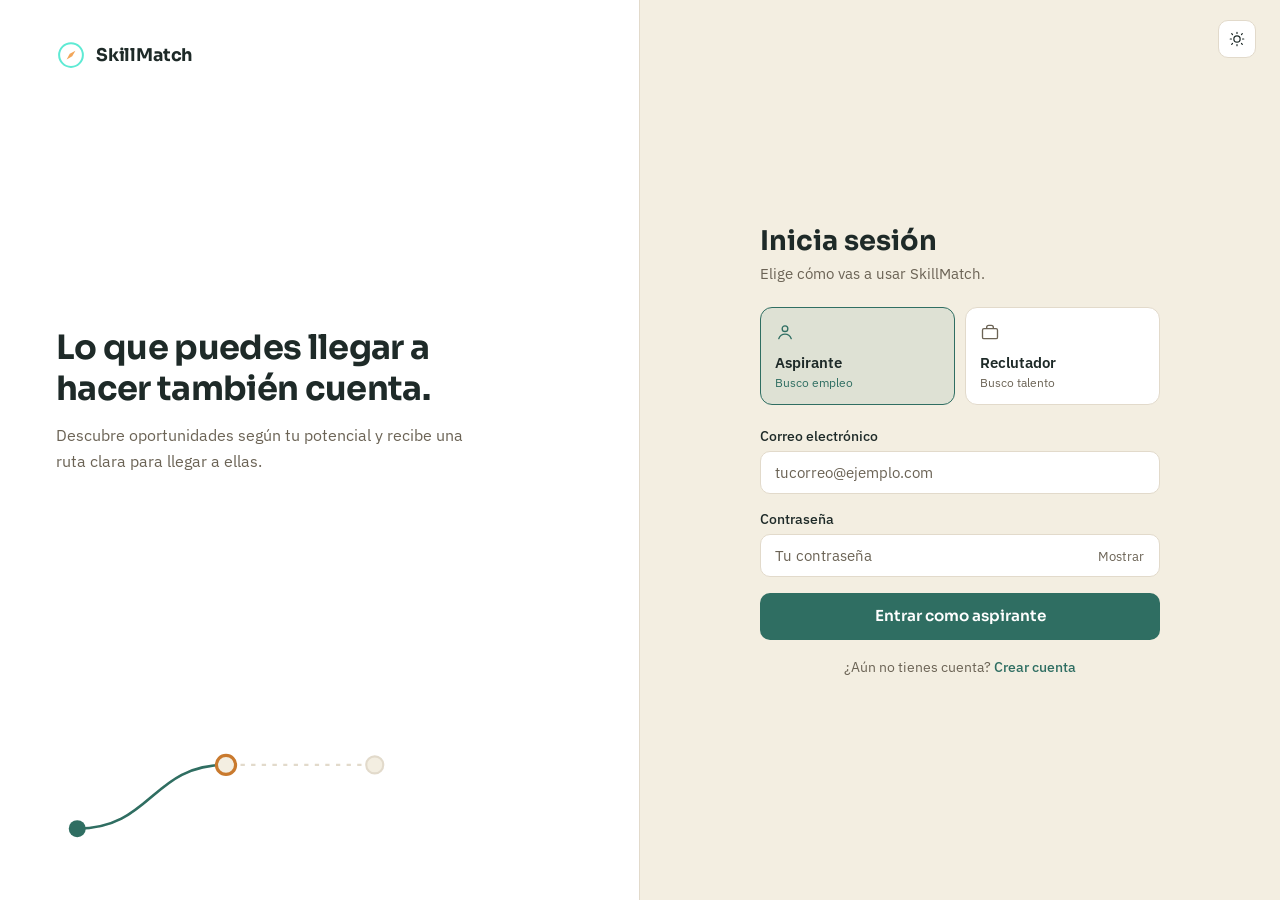
<file: skillmatch/index.html>
<!DOCTYPE html>
<!--
  ============================================================
  index.html  →  PANTALLA DE LOGIN DE SKILLMATCH
  ============================================================
  Este archivo es el "esqueleto" (la estructura) de la pantalla de
  inicio de sesión. HTML solo dice QUÉ hay en la pantalla
  (títulos, campos, botones). El aspecto (colores, tamaños) vive en
  css/estilos.css y el comportamiento (qué pasa al hacer clic)
  vive en js/login.js.

  Se llama "index.html" porque es el nombre que los navegadores y
  servidores buscan por defecto: será la primera página que se abre.
-->
<html lang="es">
<head>
  <!-- Codificación de caracteres: permite escribir tildes y la ñ sin problemas -->
  <meta charset="UTF-8">

  <!-- Hace que la página se adapte al ancho de un celular -->
  <meta name="viewport" content="width=device-width, initial-scale=1.0">

  <!-- Texto que aparece en la pestaña del navegador -->
  <title>Iniciar sesión · SkillMatch</title>

  <!-- Las mismas tipografías del prototipo (Google Fonts) -->
  <link rel="preconnect" href="https://fonts.googleapis.com">
  <link href="https://fonts.googleapis.com/css2?family=Sora:wght@500;600;700&family=IBM+Plex+Sans:wght@400;500;600&display=swap" rel="stylesheet">

  <!-- Estilos: primero los compartidos (colores, botones...) y luego los propios del login.
       El orden importa: el segundo archivo puede ajustar lo del primero. -->
  <link rel="stylesheet" href="css/base.css">
  <link rel="stylesheet" href="css/estilos.css">

  <!-- comun.js va aquí (en el head) para aplicar el tema día/noche guardado
       ANTES de que se dibuje la página y evitar un parpadeo. -->
  <script src="js/comun.js"></script>
</head>

<body>

  <!-- <main> = el contenido principal de la página. Dentro hay 2 mitades:
       la izquierda (mensaje + ilustración) y la derecha (formulario). -->
  <main class="login-page">

    <!-- ======================================================
         MITAD IZQUIERDA: mensaje de bienvenida + mini "ruta"
         aria-hidden="true" = los lectores de pantalla la ignoran,
         porque es decoración y no contiene información esencial.
         ====================================================== -->
    <section class="login-aside" aria-hidden="true">

      <div class="brand">
        <!-- Ícono de brújula (el mismo del prototipo) dibujado con SVG -->
        <svg width="30" height="30" viewBox="0 0 24 24" fill="none" xmlns="http://www.w3.org/2000/svg">
          <circle cx="12" cy="12" r="9.5" stroke="#5EEAD4" stroke-width="1.6"/>
          <path d="M15.5 8.5L13 13L8.5 15.5L11 11L15.5 8.5Z" fill="#F2A65A"/>
        </svg>
        <span class="brand-name">SkillMatch</span>
      </div>

      <div class="aside-message">
        <!-- Este título y párrafo CAMBIAN según el rol elegido (lo hace login.js) -->
        <h2 id="aside-title">Lo que puedes llegar a hacer también cuenta.</h2>
        <p id="aside-text">Descubre oportunidades según tu potencial y recibe una ruta clara para llegar a ellas.</p>
      </div>

      <!-- Mini ilustración de una ruta con 3 paradas (igual que el Career GPS) -->
      <svg class="aside-route" viewBox="0 0 320 120" fill="none" xmlns="http://www.w3.org/2000/svg">
        <path d="M20 90 C 90 90, 90 30, 160 30 S 240 30, 300 30" stroke="var(--border)" stroke-width="2" stroke-dasharray="4 6"/>
        <path d="M20 90 C 90 90, 90 30, 160 30" stroke="var(--route)" stroke-width="2.5"/>
        <circle cx="20" cy="90" r="8" fill="var(--route)"/>
        <circle cx="160" cy="30" r="9" fill="var(--bg)" stroke="var(--waypoint)" stroke-width="3"/>
        <circle cx="300" cy="30" r="8" fill="var(--bg)" stroke="var(--border)" stroke-width="2"/>
      </svg>
    </section>

    <!-- ======================================================
         MITAD DERECHA: el formulario de login
         ====================================================== -->
    <section class="login-panel">

      <!-- Botón para cambiar entre modo noche y modo día -->
      <button type="button" class="icon-btn theme-btn" id="theme-toggle" title="Cambiar a modo día" aria-label="Cambiar tema">
        <svg viewBox="0 0 24 24" fill="none"><path d="M12 3v1.6M12 19.4V21M4.9 4.9l1.1 1.1M18 18l1.1 1.1M3 12h1.6M19.4 12H21M4.9 19.1 6 18M18 6l1.1-1.1" stroke="currentColor" stroke-width="1.6" stroke-linecap="round"/><circle cx="12" cy="12" r="4.2" stroke="currentColor" stroke-width="1.6"/></svg>
      </button>

      <!-- <form> agrupa los campos. "novalidate" apaga los mensajes
           automáticos del navegador para usar los nuestros (en español
           y con el estilo de la app). -->
      <form class="login-form" id="login-form" novalidate>

        <h1>Inicia sesión</h1>
        <p class="form-sub">Elige cómo vas a usar SkillMatch.</p>

        <!-- ---------- SELECTOR DE ROL ----------
             Usamos <input type="radio">: solo se puede elegir UNO a la vez
             (porque todos tienen el mismo name="rol"). El <label> es la
             "tarjeta" visible; al hacer clic en ella se marca su radio. -->
        <fieldset class="role-switch">
          <legend class="visually-hidden">Tipo de usuario</legend>

          <!-- "checked" = viene marcado por defecto -->
          <input type="radio" name="rol" id="rol-aspirante" value="aspirante" checked>
          <label for="rol-aspirante">
            <svg viewBox="0 0 24 24" fill="none"><circle cx="12" cy="8" r="3.4" stroke="currentColor" stroke-width="1.6"/><path d="M4.5 20c1.4-3.6 4.4-5.5 7.5-5.5s6.1 1.9 7.5 5.5" stroke="currentColor" stroke-width="1.6" stroke-linecap="round"/></svg>
            <span class="role-name">Aspirante</span>
            <span class="role-desc">Busco empleo</span>
          </label>

          <input type="radio" name="rol" id="rol-reclutador" value="reclutador">
          <label for="rol-reclutador">
            <svg viewBox="0 0 24 24" fill="none"><rect x="3" y="8" width="18" height="12" rx="1.8" stroke="currentColor" stroke-width="1.6"/><path d="M8 8V6.5A2.5 2.5 0 0 1 10.5 4h3A2.5 2.5 0 0 1 16 6.5V8" stroke="currentColor" stroke-width="1.6"/></svg>
            <span class="role-name">Reclutador</span>
            <span class="role-desc">Busco talento</span>
          </label>
        </fieldset>

        <!-- ---------- CAMPO: CORREO ---------- -->
        <div class="field">
          <label for="email">Correo electrónico</label>
          <!-- autocomplete ayuda al navegador a sugerir el correo guardado -->
          <input type="email" id="email" name="email" placeholder="tucorreo@ejemplo.com" autocomplete="email" required>
        </div>

        <!-- ---------- CAMPO: CONTRASEÑA (con botón "mostrar") ---------- -->
        <div class="field">
          <label for="password">Contraseña</label>
          <div class="password-wrap">
            <input type="password" id="password" name="password" placeholder="Tu contraseña" autocomplete="current-password" required>
            <button type="button" class="show-pass" id="show-pass" aria-label="Mostrar contraseña">Mostrar</button>
          </div>
        </div>

        <!-- Aquí JavaScript escribirá los errores ("Contraseña incorrecta").
             role="alert" hace que los lectores de pantalla lo anuncien. -->
        <p class="form-error" id="form-error" role="alert" hidden></p>

        <!-- type="submit" = al pulsarlo, se dispara el evento "submit" del formulario -->
        <button type="submit" class="btn btn-primary btn-block" id="submit-btn">Entrar como aspirante</button>

        <!-- Enlace al registro. login.js le agrega ?rol=... según el rol elegido,
             así el registro ya abre con el mismo tipo de usuario. -->
        <p class="form-switch">¿Aún no tienes cuenta? <a href="registro.html" id="link-registro">Crear cuenta</a></p>

    </section>
  </main>

  <!-- Los scripts van al FINAL del body: así, cuando se ejecutan, el HTML
       de arriba ya existe y JavaScript puede encontrar los elementos.
       El ORDEN importa: cada archivo usa lo que definió el anterior.
         1. diccionario.js → el vocabulario de habilidades (sinónimos, familias)
         2. datos-demo.js  → los datos de prueba (usa el diccionario)
         3. api.js         → la capa de servicios (usa los datos)
         4. login.js       → la pantalla (usa la capa de servicios) -->
  <script src="js/diccionario.js"></script>
  <script src="js/datos-demo.js"></script>
  <script src="js/api.js"></script>
  <script src="js/login.js"></script>
</body>
</html>
</file>
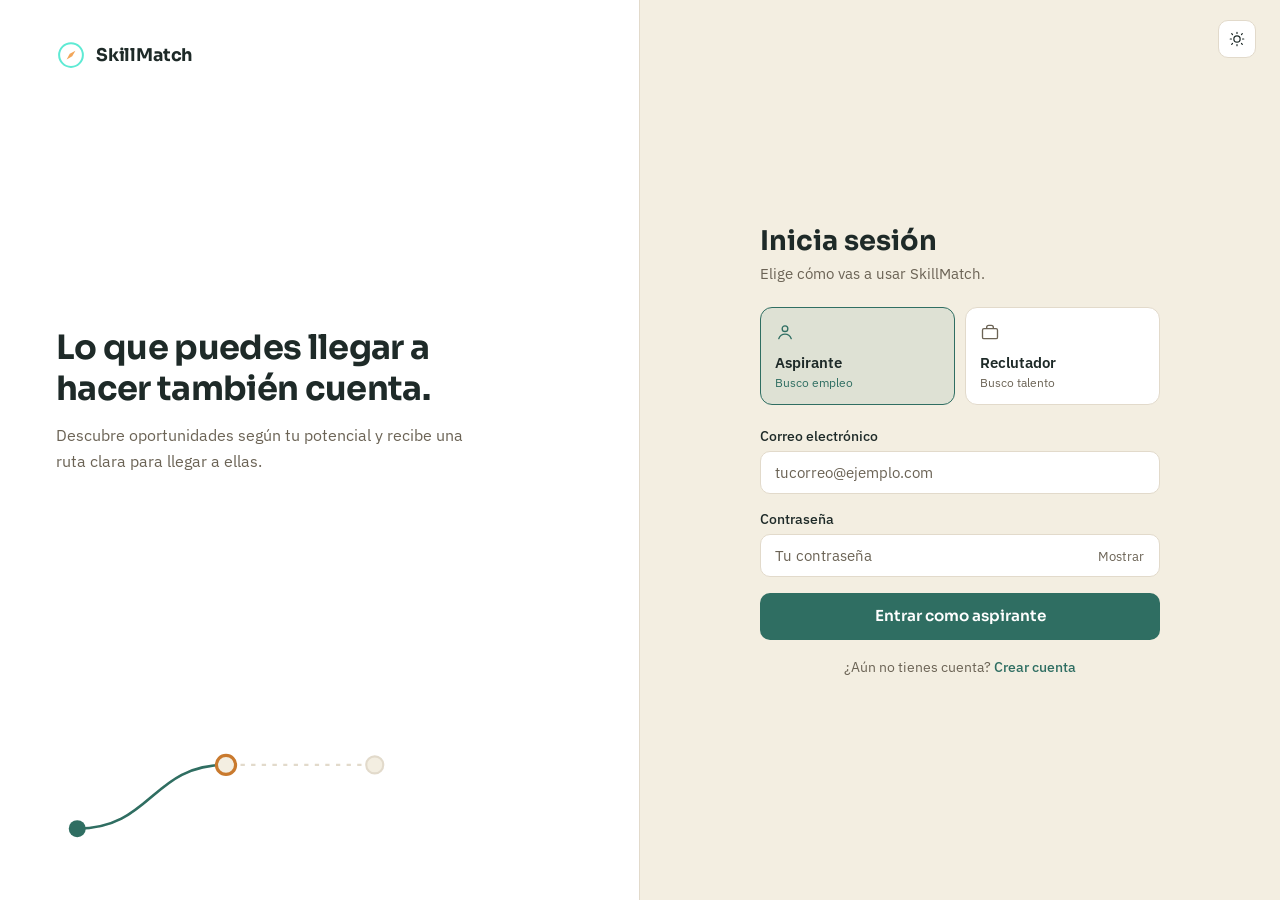
<file: skillmatch/dashboard-aspirante.html>
<!DOCTYPE html>
<html lang="es">
<head>
  <meta charset="UTF-8">

  <meta name="viewport" content="width=device-width, initial-scale=1.0">
  <title>Panel · SkillMatch</title>

  <link rel="preconnect" href="https://fonts.googleapis.com">
  <link href="https://fonts.googleapis.com/css2?family=Sora:wght@500;600;700&family=IBM+Plex+Sans:wght@400;500;600&family=IBM+Plex+Mono:wght@500;600&display=swap" rel="stylesheet">

  <link rel="stylesheet" href="css/base.css">
  <link rel="stylesheet" href="css/aspirante.css">

  <!-- Va en el <head> para aplicar el tema guardado antes de dibujar (evita parpadeo) -->
  <script src="js/comun.js"></script>
</head>

<body>

  <nav class="sidebar" aria-label="Navegación principal">
    <div class="brand">
      <svg width="26" height="26" viewBox="0 0 24 24" fill="none" xmlns="http://www.w3.org/2000/svg">
        <circle cx="12" cy="12" r="9.5" stroke="#5EEAD4" stroke-width="1.6"/>
        <path d="M15.5 8.5L13 13L8.5 15.5L11 11L15.5 8.5Z" fill="#F2A65A"/>
      </svg>
      <span class="brand-name">SkillMatch</span>
    </div>

    <ul class="nav-list">
      <li>
        <button type="button" class="nav-item" data-vista="panel">
          <svg class="nav-icon" viewBox="0 0 24 24" fill="none"><rect x="3" y="3" width="8" height="8" rx="1.5" stroke="currentColor" stroke-width="1.6"/><rect x="13" y="3" width="8" height="5" rx="1.5" stroke="currentColor" stroke-width="1.6"/><rect x="13" y="10" width="8" height="11" rx="1.5" stroke="currentColor" stroke-width="1.6"/><rect x="3" y="13" width="8" height="8" rx="1.5" stroke="currentColor" stroke-width="1.6"/></svg>
          <span>Panel</span>
        </button>
      </li>
      <li>
        <button type="button" class="nav-item" data-vista="perfil">
          <svg class="nav-icon" viewBox="0 0 24 24" fill="none"><circle cx="12" cy="8" r="3.4" stroke="currentColor" stroke-width="1.6"/><path d="M4.5 20c1.4-3.6 4.4-5.5 7.5-5.5s6.1 1.9 7.5 5.5" stroke="currentColor" stroke-width="1.6" stroke-linecap="round"/></svg>
          <span>Mi perfil</span>
        </button>
      </li>
      <li>
        <button type="button" class="nav-item" data-vista="gps">
          <svg class="nav-icon" viewBox="0 0 24 24" fill="none"><path d="M12 21s7-6.1 7-11.5A7 7 0 0 0 5 9.5C5 14.9 12 21 12 21Z" stroke="currentColor" stroke-width="1.6"/><circle cx="12" cy="9.5" r="2.2" stroke="currentColor" stroke-width="1.6"/></svg>
          <span>Career GPS</span>
        </button>
      </li>
      <li>
        <button type="button" class="nav-item" data-vista="recomendaciones">
          <svg class="nav-icon" viewBox="0 0 24 24" fill="none"><path d="M9 18h6M10 21h4M12 3a5.5 5.5 0 0 0-3 10.1c.5.4.8 1 .8 1.6v.3h4.4v-.3c0-.6.3-1.2.8-1.6A5.5 5.5 0 0 0 12 3Z" stroke="currentColor" stroke-width="1.6" stroke-linejoin="round"/></svg>
          <span>Recomendaciones</span>
        </button>
      </li>
      <li>
        <button type="button" class="nav-item" data-vista="empleos">
          <svg class="nav-icon" viewBox="0 0 24 24" fill="none"><rect x="3" y="8" width="18" height="12" rx="1.8" stroke="currentColor" stroke-width="1.6"/><path d="M8 8V6.5A2.5 2.5 0 0 1 10.5 4h3A2.5 2.5 0 0 1 16 6.5V8" stroke="currentColor" stroke-width="1.6"/></svg>
          <span>Buscar empleos</span>
        </button>
      </li>
    </ul>

  </nav>


  <div class="main">

    <!-- ============================================================
         BARRA SUPERIOR: saludo + tema + notificaciones + usuario
         ============================================================ -->
    <header class="topbar">
      <div class="topbar-greeting">
        <h2 class="greeting-title" id="saludo">Hola</h2>
        <p class="greeting-sub" id="saludo-sub"></p>
      </div>

      <div class="topbar-actions">
        <button type="button" class="icon-btn" id="theme-toggle" title="Cambiar a modo día" aria-label="Cambiar tema">
          <svg viewBox="0 0 24 24" fill="none"><path d="M12 3v1.6M12 19.4V21M4.9 4.9l1.1 1.1M18 18l1.1 1.1M3 12h1.6M19.4 12H21M4.9 19.1 6 18M18 6l1.1-1.1" stroke="currentColor" stroke-width="1.6" stroke-linecap="round"/><circle cx="12" cy="12" r="4.2" stroke="currentColor" stroke-width="1.6"/></svg>
        </button>

        <!-- Notificaciones: botón + panel desplegable (position: relative en el contenedor
             permite ubicar el panel justo debajo del botón) -->
        <div class="dropdown-wrap">
          <button type="button" class="icon-btn" id="notif-toggle" title="Notificaciones" aria-label="Notificaciones" aria-expanded="false" aria-haspopup="true" aria-controls="notif-panel">
            <svg viewBox="0 0 24 24" fill="none"><path d="M6 10a6 6 0 1 1 12 0c0 4 1.4 5.2 1.4 5.2H4.6S6 14 6 10Z" stroke="currentColor" stroke-width="1.6" stroke-linejoin="round"/><path d="M10 18.5a2 2 0 0 0 4 0" stroke="currentColor" stroke-width="1.6"/></svg>
            <!-- Puntico de "hay notificaciones sin leer" -->
            <span class="notif-dot" id="notif-dot" aria-hidden="true" hidden></span>
          </button>

          <div class="dropdown notif-panel" id="notif-panel" hidden>
            <div class="notif-head">
              <p class="notif-title">Notificaciones</p>
              <button type="button" class="link-btn" id="notif-todas">Marcar todas como leídas</button>
            </div>
            <div id="notif-lista"></div>
          </div>
        </div>

        <!-- Menú del usuario: avatar + cerrar sesión -->
        <div class="dropdown-wrap">
          <button type="button" class="avatar" id="avatar-btn" aria-label="Menú de usuario" aria-expanded="false" aria-haspopup="true" aria-controls="menu-usuario">--</button>

          <div class="dropdown menu-usuario" id="menu-usuario" hidden>
            <div class="menu-head">
              <p class="menu-nombre" id="menu-nombre"></p>
              <p class="menu-email" id="menu-email"></p>
            </div>
            <button type="button" class="menu-item" id="menu-perfil">Mi perfil</button>
            <button type="button" class="menu-item menu-item--danger" id="menu-salir">Cerrar sesión</button>
          </div>
        </div>
      </div>
    </header>


    <main class="view-area" id="contenido">

      <!-- Mensaje de error general (si no se pudieron cargar los datos) -->
      <div class="panel panel-error" id="error-carga" hidden>
        <h2>No pudimos cargar tus datos</h2>
        <p id="error-carga-texto"></p>
        <button type="button" class="btn btn-primary btn-sm" id="reintentar">Reintentar</button>
      </div>

      <!-- ======================================================
           VISTA: PANEL  (js/aspirante-panel.js la rellena)
           ====================================================== -->
      <section class="view" id="vista-panel" aria-labelledby="h-panel" hidden>
        <div class="view-heading">
          <h1 id="h-panel">Panel</h1>
          <p>Así se resume tu compatibilidad y tu progreso cada vez que entras.</p>
        </div>
        <div id="panel-contenido">
          <p class="cargando">Calculando tu compatibilidad…</p>
        </div>
      </section>

        <!-- VENTANA DE CHAT FLOTANTE -->
  <div class="chat-widget" id="chat-widget" hidden>
    <div class="chat-header">
      <span id="chat-titulo">Chat</span>
      <button type="button" class="icon-btn icon-btn--sm" id="chat-cerrar" aria-label="Cerrar chat">&times;</button>
    </div>
    <div class="chat-body" id="chat-mensajes"></div>
    <div class="chat-footer">
      <input type="text" id="chat-input" placeholder="Escribe un mensaje..." autocomplete="off">
      <button type="button" class="btn btn-primary btn-sm" id="chat-enviar">Enviar</button>
    </div>
  </div>

      <!-- ======================================================
           VISTAS PENDIENTES: se reemplazan en los puntos 7, 8 y 9.
           ====================================================== -->
      <section class="view" id="vista-perfil" aria-labelledby="h-perfil" hidden>
        <div class="view-heading"><h1 id="h-perfil">Mi perfil</h1>
          <p>Mantén al día tus datos y habilidades: de ellos salen todos tus resultados.</p></div>
        <div id="perfil-contenido"></div>
      </section>

      <section class="view" id="vista-gps" aria-labelledby="h-gps" hidden>
        <div class="view-heading"><h1 id="h-gps">Career GPS</h1>
          <p>La ruta desde donde estás hoy hasta tu meta profesional, paso a paso.</p></div>
        <div id="gps-contenido"></div>
      </section>

      <section class="view" id="vista-recomendaciones" aria-labelledby="h-recos" hidden>
        <div class="view-heading"><h1 id="h-recos">Recomendaciones</h1>
          <p>Cursos y proyectos para cerrar tus brechas, ordenados por cuánto te ayudan.</p></div>
        <div id="recomendaciones-contenido"></div>
      </section>

      <section class="view" id="vista-empleos" aria-labelledby="h-empleos" hidden>
        <div class="view-heading"><h1 id="h-empleos">Buscar empleos</h1>
          <p>Todas las ofertas, ordenadas por compatibilidad con tu perfil y no solo por años de experiencia.</p></div>
        <div id="empleos-contenido"></div>
      </section>

    </main>
  </div>

  <!-- Orden de carga: cada archivo usa lo que cargó el anterior
         1-5. Las piezas de los puntos 1 a 3 (vocabulario, datos, motor, análisis, Api)
              + gps.js y recomendador.js: los motores del Career GPS y de las recomendaciones
         6.   aspirante.js          → el armazón (sesión, menú, notificaciones)
         7.   aspirante-ui.js         → piezas de dibujo compartidas (radar, desglose...)
         8.   aspirante-*.js        → una vista por archivo; se registran en el armazón
       El armazón arranca cuando la página termina de cargar, así que las
       vistas ya están registradas aunque se carguen después de él. -->
  <script src="js/diccionario.js"></script>
  <script src="js/datos-demo.js"></script>
  <script src="js/matching.js"></script>
  <script src="js/analisis.js"></script>
  <script src="js/gps.js"></script>
  <script src="js/recomendador.js"></script>
  <script src="js/api.js"></script>
  <script src="js/aspirante.js"></script>
  <script src="js/aspirante-ui.js"></script>
  <script src="js/aspirante-panel.js"></script>
  <script src="js/aspirante-perfil.js"></script>
  <script src="js/aspirante-empleos.js"></script>
  <script src="js/chat.js"></script>
  <script src="js/aspirante-gps.js"></script>
  <script src="js/aspirante-recos.js"></script>
</body>
</html>
</file>
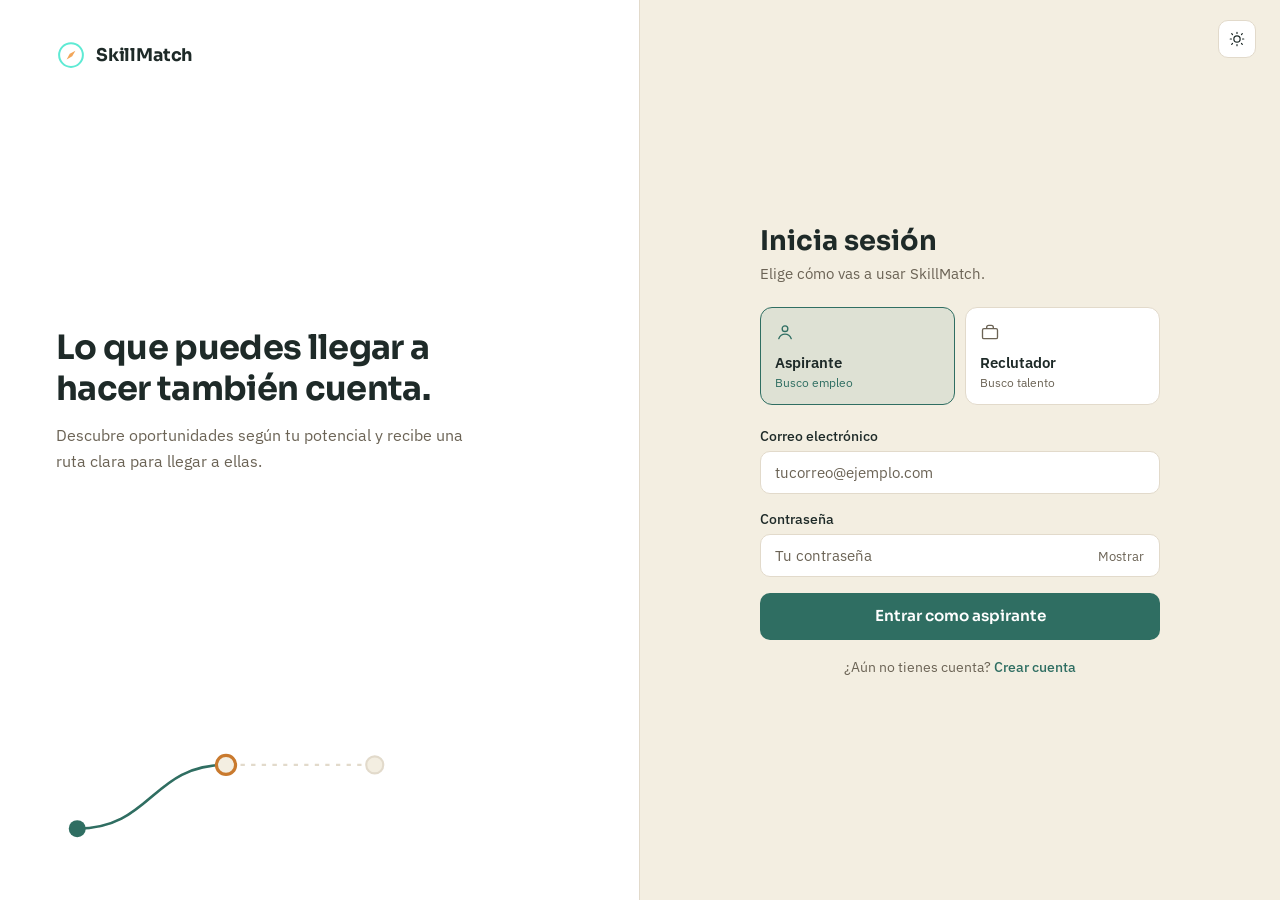
<file: skillmatch/dashboard-reclutador.html>
<!DOCTYPE html>
<html lang="es">
<head>
  <meta charset="UTF-8">


  <meta name="viewport" content="width=device-width, initial-scale=1.0">
  <title>Mis vacantes · SkillMatch</title>

  <link rel="preconnect" href="https://fonts.googleapis.com">
  <link href="https://fonts.googleapis.com/css2?family=Sora:wght@500;600;700&family=IBM+Plex+Sans:wght@400;500;600&family=IBM+Plex+Mono:wght@500;600&display=swap" rel="stylesheet">

  <link rel="stylesheet" href="css/base.css">
  <link rel="stylesheet" href="css/aspirante.css">
  <link rel="stylesheet" href="css/reclutador.css">

  <!-- Va en el <head> para aplicar el tema guardado antes de dibujar (evita parpadeo) -->
  <script src="js/comun.js"></script>
</head>

<body>

  <!-- ============================================================
       BARRA LATERAL: navegación entre vistas
       data-vista="nombre" coincide con el id "vista-nombre" de la sección.
       ============================================================ -->
  <nav class="sidebar" aria-label="Navegación principal">
    <div class="brand">
      <svg width="26" height="26" viewBox="0 0 24 24" fill="none" xmlns="http://www.w3.org/2000/svg">
        <circle cx="12" cy="12" r="9.5" stroke="#5EEAD4" stroke-width="1.6"/>
        <path d="M15.5 8.5L13 13L8.5 15.5L11 11L15.5 8.5Z" fill="#F2A65A"/>
      </svg>
      <span class="brand-name">SkillMatch</span>
    </div>

    <ul class="nav-list">
      <li>
        <button type="button" class="nav-item" data-vista="vacantes">
          <svg class="nav-icon" viewBox="0 0 24 24" fill="none"><rect x="3" y="8" width="18" height="12" rx="1.8" stroke="currentColor" stroke-width="1.6"/><path d="M8 8V6.5A2.5 2.5 0 0 1 10.5 4h3A2.5 2.5 0 0 1 16 6.5V8" stroke="currentColor" stroke-width="1.6"/></svg>
          <span>Mis vacantes</span>
        </button>
      </li>
      <li>
        <button type="button" class="nav-item" data-vista="publicar">
          <svg class="nav-icon" viewBox="0 0 24 24" fill="none"><rect x="3.5" y="3.5" width="17" height="17" rx="3" stroke="currentColor" stroke-width="1.6"/><path d="M12 8v8M8 12h8" stroke="currentColor" stroke-width="1.6" stroke-linecap="round"/></svg>
          <span>Publicar vacante</span>
        </button>
      </li>
    </ul>

  </nav>


  <div class="main">

    <!-- ============================================================
         BARRA SUPERIOR: saludo + tema + menú de usuario
         ============================================================ -->
    <header class="topbar">
      <div class="topbar-greeting">
        <h2 class="greeting-title" id="saludo">Hola</h2>
        <p class="greeting-sub" id="saludo-sub"></p>
      </div>

      <div class="topbar-actions">
        <button type="button" class="icon-btn" id="theme-toggle" title="Cambiar a modo día" aria-label="Cambiar tema">
          <svg viewBox="0 0 24 24" fill="none"><path d="M12 3v1.6M12 19.4V21M4.9 4.9l1.1 1.1M18 18l1.1 1.1M3 12h1.6M19.4 12H21M4.9 19.1 6 18M18 6l1.1-1.1" stroke="currentColor" stroke-width="1.6" stroke-linecap="round"/><circle cx="12" cy="12" r="4.2" stroke="currentColor" stroke-width="1.6"/></svg>
        </button>

        <!-- Notificaciones: botón + panel desplegable (nuevas postulaciones, respuestas de candidatos) -->
        <div class="dropdown-wrap">
          <button type="button" class="icon-btn" id="notif-toggle" title="Notificaciones" aria-label="Notificaciones" aria-expanded="false" aria-haspopup="true" aria-controls="notif-panel">
            <svg viewBox="0 0 24 24" fill="none"><path d="M6 10a6 6 0 1 1 12 0c0 4 1.4 5.2 1.4 5.2H4.6S6 14 6 10Z" stroke="currentColor" stroke-width="1.6" stroke-linejoin="round"/><path d="M10 18.5a2 2 0 0 0 4 0" stroke="currentColor" stroke-width="1.6"/></svg>
            <span class="notif-dot" id="notif-dot" aria-hidden="true" hidden></span>
          </button>
          <div class="dropdown notif-panel" id="notif-panel" hidden>
            <div class="notif-head">
              <p class="notif-title">Notificaciones</p>
              <button type="button" class="link-btn" id="notif-todas">Marcar todas como leídas</button>
            </div>
            <div id="notif-lista"></div>
          </div>
        </div>

        <!-- Menú del usuario: avatar + cerrar sesión -->
        <div class="dropdown-wrap">
          <button type="button" class="avatar" id="avatar-btn" aria-label="Menú de usuario" aria-expanded="false" aria-haspopup="true" aria-controls="menu-usuario">--</button>

          <div class="dropdown menu-usuario" id="menu-usuario" hidden>
            <div class="menu-head">
              <p class="menu-nombre" id="menu-nombre"></p>
              <p class="menu-email" id="menu-email"></p>
            </div>
            <button type="button" class="menu-item menu-item--danger" id="menu-salir">Cerrar sesión</button>
          </div>
        </div>
      </div>
    </header>


    <main class="view-area" id="contenido">

      <!-- Mensaje de error general (si no se pudieron cargar los datos) -->
      <div class="panel panel-error" id="error-carga" hidden>
        <h2>No pudimos cargar tus datos</h2>
        <p id="error-carga-texto"></p>
        <button type="button" class="btn btn-primary btn-sm" id="reintentar">Reintentar</button>
      </div>

      <!-- ======================================================
           VISTA: MIS VACANTES  (js/reclutador-vacantes.js la rellena)
           ====================================================== -->
      <section class="view" id="vista-vacantes" aria-labelledby="h-vacantes" hidden>
        <div class="view-heading">
          <h1 id="h-vacantes">Mis vacantes</h1>
          <p>Las vacantes que has publicado y cuántas personas se han postulado a cada una.</p>
        </div>
        <div id="vacantes-contenido"><p class="cargando">Cargando tus vacantes…</p></div>
      </section>

      <!-- ======================================================
           VISTA: PUBLICAR VACANTE  (js/reclutador-publicar.js la rellena)
           ====================================================== -->
      <section class="view" id="vista-publicar" aria-labelledby="h-publicar" hidden>
        <div class="view-heading">
          <h1 id="h-publicar">Publicar vacante</h1>
          <p>Cuéntanos qué necesitas con tus palabras. Nosotros proponemos las habilidades y tú las revisas antes de publicar.</p>
        </div>
        <div id="publicar-contenido"></div>
      </section>

        <!-- VENTANA DE CHAT FLOTANTE -->
  <div class="chat-widget" id="chat-widget" hidden>
    <div class="chat-header">
      <span id="chat-titulo">Chat</span>
      <button type="button" class="icon-btn icon-btn--sm" id="chat-cerrar" aria-label="Cerrar chat">&times;</button>
    </div>
    <div class="chat-body" id="chat-mensajes"></div>
    <div class="chat-footer">
      <input type="text" id="chat-input" placeholder="Escribe un mensaje..." autocomplete="off">
      <button type="button" class="btn btn-primary btn-sm" id="chat-enviar">Enviar</button>
    </div>
  </div>


      <!-- ======================================================
           VISTA: CANDIDATOS DE UNA VACANTE  (js/reclutador-candidatos.js la rellena)
           Se llega desde "Mis vacantes": dashboard-reclutador.html#candidatos/j1
           ====================================================== -->
      <section class="view" id="vista-candidatos" aria-labelledby="h-candidatos" hidden>
        <div class="view-heading">
          <h1 id="h-candidatos">Candidatos</h1>
          <p>Las personas que se postularon, ordenadas por compatibilidad con la vacante, y por qué.</p>
        </div>
        <div id="candidatos-contenido"></div>
      </section>

    </main>
  </div>

  <!-- Orden de carga: cada archivo usa lo que cargó el anterior
         1-5. Vocabulario, datos de práctica, motor de compatibilidad, análisis de texto y Api
         6.   aspirante-ui.js      → piezas de dibujo compartidas (confirmación en dos pasos, foco...)
         7.   reclutador.js        → el armazón (sesión, menú, navegación)
         8.   reclutador-*.js      → una vista por archivo; se registran en el armazón
       El armazón arranca cuando la página termina de cargar, así que las
       vistas ya están registradas aunque se carguen después de él. -->
  <script src="js/diccionario.js"></script>
  <script src="js/datos-demo.js"></script>
  <script src="js/matching.js"></script>
  <script src="js/analisis.js"></script>
  <script src="js/api.js"></script>
  <script src="js/aspirante-ui.js"></script>
  <script src="js/reclutador.js"></script>
  <script src="js/chat.js"></script>
  <script src="js/reclutador-vacantes.js"></script>
  <script src="js/reclutador-publicar.js"></script>
  <script src="js/reclutador-candidatos.js"></script>
</body>
</html>
</file>
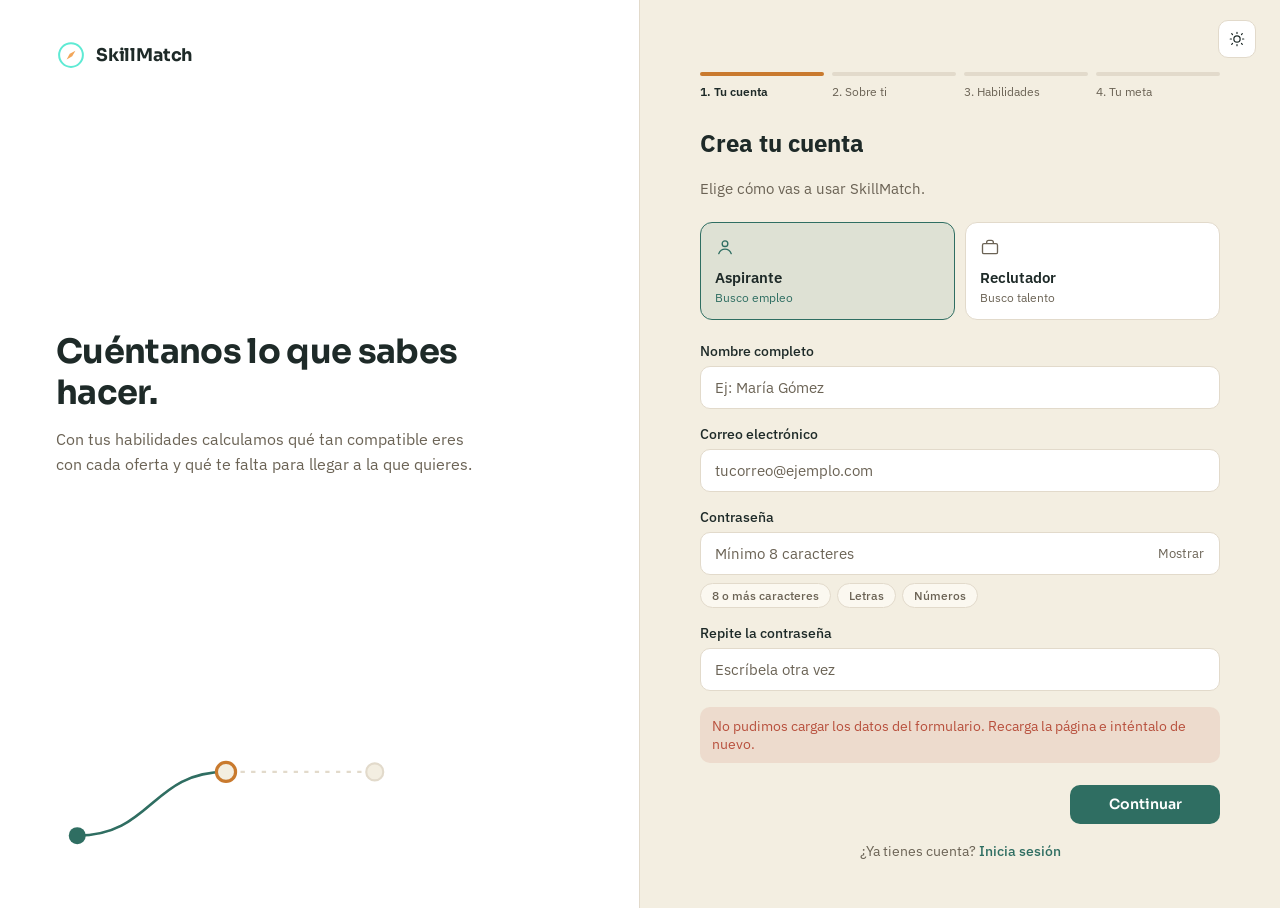
<file: skillmatch/registro.html>
<!DOCTYPE html>
<html lang="es">

<head>
  <meta charset="UTF-8">


  <meta name="viewport" content="width=device-width, initial-scale=1.0">
  <title>Crear cuenta · SkillMatch</title>

  <link rel="preconnect" href="https://fonts.googleapis.com">
  <link
    href="https://fonts.googleapis.com/css2?family=Sora:wght@500;600;700&family=IBM+Plex+Sans:wght@400;500;600&family=IBM+Plex+Mono:wght@500;600&display=swap"
    rel="stylesheet">

  <link rel="stylesheet" href="css/base.css">
  <link rel="stylesheet" href="css/estilos.css">
  <link rel="stylesheet" href="css/registro.css">

  <!-- Va en el <head> para aplicar el tema guardado antes de dibujar la página (evita parpadeo) -->
  <script src="js/comun.js"></script>
</head>

<body>
  <main class="login-page">

    <!-- ======================================================
         MITAD IZQUIERDA: mensaje (cambia según el rol)
         aria-hidden: es decoración, los lectores de pantalla la ignoran.
         ====================================================== -->
    <section class="login-aside" aria-hidden="true">
      <div class="brand">
        <svg width="30" height="30" viewBox="0 0 24 24" fill="none" xmlns="http://www.w3.org/2000/svg">
          <circle cx="12" cy="12" r="9.5" stroke="#5EEAD4" stroke-width="1.6" />
          <path d="M15.5 8.5L13 13L8.5 15.5L11 11L15.5 8.5Z" fill="#F2A65A" />
        </svg>
        <span class="brand-name">SkillMatch</span>
      </div>

      <div class="aside-message">
        <h2 id="aside-title"></h2>
        <p id="aside-text"></p>
      </div>

      <svg class="aside-route" viewBox="0 0 320 120" fill="none" xmlns="http://www.w3.org/2000/svg">
        <path d="M20 90 C 90 90, 90 30, 160 30 S 240 30, 300 30" stroke="var(--border)" stroke-width="2"
          stroke-dasharray="4 6" />
        <path d="M20 90 C 90 90, 90 30, 160 30" stroke="var(--route)" stroke-width="2.5" />
        <circle cx="20" cy="90" r="8" fill="var(--route)" />
        <circle cx="160" cy="30" r="9" fill="var(--bg)" stroke="var(--waypoint)" stroke-width="3" />
        <circle cx="300" cy="30" r="8" fill="var(--bg)" stroke="var(--border)" stroke-width="2" />
      </svg>
    </section>


    <!-- ======================================================
         MITAD DERECHA: el asistente
         ====================================================== -->
    <section class="login-panel">

      <button type="button" class="icon-btn theme-btn" id="theme-toggle" title="Cambiar a modo día"
        aria-label="Cambiar tema">
        <svg viewBox="0 0 24 24" fill="none">
          <path d="M12 3v1.6M12 19.4V21M4.9 4.9l1.1 1.1M18 18l1.1 1.1M3 12h1.6M19.4 12H21M4.9 19.1 6 18M18 6l1.1-1.1"
            stroke="currentColor" stroke-width="1.6" stroke-linecap="round" />
          <circle cx="12" cy="12" r="4.2" stroke="currentColor" stroke-width="1.6" />
        </svg>
      </button>

      <div class="reg-wrap">

        <!-- Indicador de progreso: registro.js lo dibuja según el rol -->
        <ol class="stepper" id="stepper" aria-label="Progreso del registro"></ol>

        <!-- ==================================================
             EL FORMULARIO (todos los pasos, uno visible a la vez)
             "novalidate" apaga los avisos automáticos del navegador
             para usar los nuestros, en español y con el estilo de la app.
             ================================================== -->
        <form id="reg-form" novalidate>

          <!-- ---------- PASO: TU CUENTA (ambos roles) ---------- -->
          <div class="reg-step" id="paso-cuenta" hidden>
            <h1 tabindex="-1">Crea tu cuenta</h1>
            <p class="form-sub">Elige cómo vas a usar SkillMatch.</p>

            <fieldset class="role-switch">
              <legend class="visually-hidden">Tipo de usuario</legend>

              <input type="radio" name="rol" id="rol-aspirante" value="aspirante" checked>
              <label for="rol-aspirante">
                <svg viewBox="0 0 24 24" fill="none">
                  <circle cx="12" cy="8" r="3.4" stroke="currentColor" stroke-width="1.6" />
                  <path d="M4.5 20c1.4-3.6 4.4-5.5 7.5-5.5s6.1 1.9 7.5 5.5" stroke="currentColor" stroke-width="1.6"
                    stroke-linecap="round" />
                </svg>
                <span class="role-name">Aspirante</span>
                <span class="role-desc">Busco empleo</span>
              </label>

              <input type="radio" name="rol" id="rol-reclutador" value="reclutador">
              <label for="rol-reclutador">
                <svg viewBox="0 0 24 24" fill="none">
                  <rect x="3" y="8" width="18" height="12" rx="1.8" stroke="currentColor" stroke-width="1.6" />
                  <path d="M8 8V6.5A2.5 2.5 0 0 1 10.5 4h3A2.5 2.5 0 0 1 16 6.5V8" stroke="currentColor"
                    stroke-width="1.6" />
                </svg>
                <span class="role-name">Reclutador</span>
                <span class="role-desc">Busco talento</span>
              </label>
            </fieldset>

            <div class="field">
              <label for="nombre">Nombre completo</label>
              <input type="text" id="nombre" autocomplete="name" maxlength="100" placeholder="Ej: María Gómez">
              <p class="field-help" id="ayuda-nombre" aria-live="polite"></p>
            </div>
            <div class="field">
              <label for="email">Correo electrónico</label>
              <input type="email" id="email" autocomplete="email" placeholder="tucorreo@ejemplo.com">
              <p class="field-help" id="ayuda-email" aria-live="polite"></p>
            </div>

            <div class="field">
              <label for="password">Contraseña</label>
              <div class="password-wrap">
                <input type="password" id="password" autocomplete="new-password" placeholder="Mínimo 8 caracteres">
                <button type="button" class="show-pass" id="show-pass" aria-label="Mostrar contraseña">Mostrar</button>
              </div>
              <!-- Estas tres "pastillas" se ponen verdes a medida que se cumple cada regla -->
              <div class="pass-rules" id="pass-rules" aria-live="polite">
                <span class="chip chip-neutral" data-regla="largo">8 o más caracteres</span>
                <span class="chip chip-neutral" data-regla="letras">Letras</span>
                <span class="chip chip-neutral" data-regla="numeros">Números</span>
              </div>
            </div>

            <div class="field">
              <label for="password2">Repite la contraseña</label>
              <input type="password" id="password2" autocomplete="new-password" placeholder="Escríbela otra vez">
            </div>
          </div>


          <!-- ---------- PASO: SOBRE TI (aspirante) ---------- -->
          <div class="reg-step" id="paso-sobre-ti" hidden>
            <h1 tabindex="-1">Cuéntanos sobre ti</h1>
            <p class="form-sub">Con esto armamos la base de tu perfil. Podrás cambiarlo después.</p>

            <div class="field">
              <label for="educacion">Nivel de estudios</label>
              <select id="educacion">
                <option value="">Selecciona…</option>
              </select>
            </div>

            <div class="field">
              <label for="cargo-actual">Cargo actual <span class="opcional">(opcional)</span></label>
              <input type="text" id="cargo-actual" maxlength="80" placeholder="Ej: Asistente administrativo">
              <p class="field-help">Si ahora no tienes empleo, déjalo en blanco.</p>
            </div>

            <div class="field-pair">
              <div class="field">
                <label for="experiencia">Años de experiencia</label>
                <input type="number" id="experiencia" min="0" max="60" step="1" placeholder="0">
              </div>
              <div class="field">
                <label for="ciudad-persona">Ciudad</label>
                <input type="text" id="ciudad-persona" list="lista-ciudades" maxlength="60" placeholder="Ej: Bogotá">
              </div>
            </div>
            <p class="field-help">¿Sin experiencia laboral? Escribe 0: lo que sabes hacer también cuenta.</p>
          </div>


          <!-- ---------- PASO: HABILIDADES (aspirante) ---------- -->
          <div class="reg-step" id="paso-habilidades" hidden>
            <h1 tabindex="-1">¿Qué sabes hacer?</h1>
            <p class="form-sub">Agrega al menos 3 habilidades. Cuentan las del trabajo, los estudios o la vida diaria.
            </p>

            <!-- Forma 1: contarlo con palabras propias (usa el análisis del Punto 3) -->
            <div class="reg-box">
              <label for="texto-libre" class="reg-box-title">Cuéntalo con tus palabras</label>
              <textarea id="texto-libre" rows="3" maxlength="1500"
                placeholder="Ej: Trabajé 2 años en atención al cliente, manejo Excel intermedio y soy muy organizada."></textarea>
              <div class="reg-box-actions">
                <button type="button" class="btn btn-secondary btn-sm" id="btn-detectar">Detectar habilidades</button>
                <span class="estado-texto" id="estado-detectar" role="status"></span>
              </div>
              <div id="avisos-detectar"></div>
            </div>

            <!-- Forma 2: buscar en la lista (o añadir una nueva) -->
            <div class="reg-box">
              <label for="buscar-habilidad" class="reg-box-title">O búscalas en la lista</label>
              <input type="text" id="buscar-habilidad" class="reg-search" autocomplete="off"
                placeholder="Escribe: Excel, ventas, limpieza, cocina…">
              <div class="sugerencias" id="sugerencias" aria-live="polite"></div>
            </div>

            <!-- Lo que ya está elegido -->
            <div class="reg-selected-head">
              <h2>Tus habilidades <span id="contador-habilidades" class="contador">0 de 3 mínimo</span></h2>
              <p class="field-help">Mueve la barra para indicar tu nivel: 1-3 básico · 4-6 intermedio · 7-8 avanzado ·
                9-10 experto. Sé honesto: el nivel real te lleva a mejores coincidencias.</p>
            </div>
            <div id="habilidades-elegidas"></div>
          </div>


          <!-- ---------- PASO: TU META (aspirante) ---------- -->
          <div class="reg-step" id="paso-meta" hidden>
            <h1 tabindex="-1">¿A dónde quieres llegar?</h1>
            <p class="form-sub">Elige una ruta profesional y armaremos tu Career GPS. Es opcional.</p>

            <div id="lista-rutas" class="rutas"></div>

            <div class="reg-box">
              <h2 class="reg-box-title">Tus mejores coincidencias hoy</h2>
              <p class="field-help" style="margin:0 0 8px">Calculadas con lo que acabas de contarnos.</p>
              <div id="vista-previa"></div>
            </div>
          </div>


          <!-- ---------- PASO: TU EMPRESA (reclutador) ---------- -->
          <div class="reg-step" id="paso-empresa" hidden>
            <h1 tabindex="-1">Cuéntanos sobre tu empresa</h1>
            <p class="form-sub">Los candidatos verán estos datos en tus vacantes.</p>

            <div class="field">
              <label for="empresa-nombre">Nombre de la empresa</label>
              <input type="text" id="empresa-nombre" maxlength="80" placeholder="Ej: Distribuciones El Dorado">
            </div>

            <div class="field-pair">
              <div class="field">
                <label for="empresa-sector">Sector</label>
                <select id="empresa-sector">
                  <option value="">Selecciona…</option>
                </select>
              </div>
              <div class="field">
                <label for="empresa-tamano">Tamaño</label>
                <select id="empresa-tamano">
                  <option value="">Selecciona…</option>
                </select>
              </div>
            </div>

            <div class="field-pair">
              <div class="field">
                <label for="empresa-ciudad">Ciudad</label>
                <input type="text" id="empresa-ciudad" list="lista-ciudades" maxlength="60" placeholder="Ej: Bogotá">
              </div>
              <div class="field">
                <label for="empresa-cargo">Tu cargo <span class="opcional">(opcional)</span></label>
                <input type="text" id="empresa-cargo" maxlength="80" placeholder="Ej: Líder de selección">
              </div>
            </div>

            <div class="field">
              <label for="empresa-descripcion">Descripción <span class="opcional">(opcional)</span></label>
              <textarea id="empresa-descripcion" rows="3" maxlength="300"
                placeholder="¿A qué se dedica tu empresa?"></textarea>
              <p class="field-help"><span id="contador-descripcion">0</span> / 300 caracteres</p>
            </div>
          </div>

          <!-- Lista de ciudades sugeridas (igual se puede escribir otra) -->
          <datalist id="lista-ciudades"></datalist>

          <!-- Mensaje de error general. role="alert" hace que los lectores de pantalla lo anuncien -->
          <p class="form-error" id="form-error" role="alert" hidden></p>

          <!-- Botones de navegación -->
          <div class="reg-nav">
            <button type="button" class="btn btn-secondary" id="btn-atras">Atrás</button>
            <button type="submit" class="btn btn-primary" id="btn-siguiente">Continuar</button>
          </div>
        </form>


        <!-- ==================================================
             PANTALLA FINAL (se muestra al crear la cuenta)
             ================================================== -->
        <div class="reg-success" id="exito" hidden>
          <div class="reg-success-icon" aria-hidden="true">
            <svg viewBox="0 0 24 24" fill="none">
              <path d="M5 13l4 4L19 7" stroke="currentColor" stroke-width="2.4" stroke-linecap="round"
                stroke-linejoin="round" />
            </svg>
          </div>
          <h1 id="exito-titulo" tabindex="-1"></h1>
          <p class="form-sub" id="exito-texto"></p>
          <div id="exito-detalle"></div>
          <a class="btn btn-primary btn-block" id="exito-enlace" href="index.html">Ir a mi panel</a>
        </div>

        <p class="form-switch" id="enlace-login">¿Ya tienes cuenta? <a href="index.html">Inicia sesión</a></p>
      </div>
    </section>
  </main>

  <!-- Orden de carga: cada archivo usa lo que cargó el anterior
         1. diccionario.js → vocabulario de habilidades (sinónimos, familias)
         2. datos-demo.js  → datos de prueba (usa el diccionario)
         3. matching.js    → cálculo de compatibilidad (para la vista previa)
         4. analisis.js    → detección de habilidades en texto libre
         5. api.js         → capa de servicios (usa todo lo anterior)
         6. registro.js    → esta pantalla (solo habla con Api y Matching) -->
  <script src="js/diccionario.js"></script>
  <script src="js/datos-demo.js"></script>
  <script src="js/matching.js"></script>
  <script src="js/analisis.js"></script>
  <script src="js/api.js"></script>
  <script src="js/registro.js"></script>
</body>

</html>
</file>
<file: skillmatch/css/base.css>
/* ============================================================
   base.css  →  ESTILOS COMPARTIDOS POR TODAS LAS PANTALLAS
   ============================================================
   Aquí viven los colores, tipografías y piezas reutilizables
   (botones, etiquetas, campos de texto). Cada pantalla carga este
   archivo PRIMERO y luego el suyo propio:
        login               → base.css + estilos.css
        panel del aspirante → base.css + dashboard.css

   Así, si mañana cambias el color ámbar o el redondeo de los botones,
   lo cambias en UN solo lugar y toda la app se actualiza.
   ============================================================ */


/* ============================================================
   1. VARIABLES (tokens de diseño)
   Se declaran con -- y se usan con var(--nombre).
   ============================================================ */
:root {
  /* --- Modo noche (por defecto) --- */
  --bg: #0D1321;
  --panel: #172239;
  --panel-raised: #1E2C4A;
  --border: #2A3A5C;
  --text: #EDEEF2;
  --text-muted: #8B93A7;
  --route: #5EEAD4;                          /* cian: acción principal, progreso positivo */
  --route-soft: rgba(94, 234, 212, 0.15);
  --waypoint: #F2A65A;                       /* ámbar: atención, "en curso" */
  --waypoint-soft: rgba(242, 166, 90, 0.16);
  --gap: #F26B5B;                            /* coral: brechas y errores */
  --gap-soft: rgba(242, 107, 91, 0.15);
  --on-route: #0D1321;                       /* texto sobre fondo cian */
  --shadow: 0 16px 40px rgba(0, 0, 0, 0.35);

  --font-display: 'Sora', system-ui, sans-serif;
  --font-body: 'IBM Plex Sans', system-ui, sans-serif;
  --font-mono: 'IBM Plex Mono', 'Courier New', monospace;

  --radius-panel: 14px;
  --radius-chip: 999px;
}

/* --- Modo día: se activa con <html data-theme="light"> --- */
html[data-theme="light"] {
  --bg: #F3EEE1;
  --panel: #FFFFFF;
  --panel-raised: #FBF8F0;
  --border: #E2DACB;
  --text: #1E2A28;
  --text-muted: #6B6355;
  --route: #2F6E62;
  --route-soft: rgba(47, 110, 98, 0.10);
  --waypoint: #C97A2E;
  --waypoint-soft: rgba(201, 122, 46, 0.14);
  --gap: #B8503D;
  --gap-soft: rgba(184, 80, 61, 0.12);
  --on-route: #FFFFFF;
  --shadow: 0 16px 40px rgba(60, 50, 30, 0.18);
}

/* Si la persona nunca eligió tema, respetamos el de su sistema operativo */
@media (prefers-color-scheme: light) {
  html:not([data-theme]) {
    --bg: #F3EEE1;
    --panel: #FFFFFF;
    --panel-raised: #FBF8F0;
    --border: #E2DACB;
    --text: #1E2A28;
    --text-muted: #6B6355;
    --route: #2F6E62;
    --route-soft: rgba(47, 110, 98, 0.10);
    --waypoint: #C97A2E;
    --waypoint-soft: rgba(201, 122, 46, 0.14);
    --gap: #B8503D;
    --gap-soft: rgba(184, 80, 61, 0.12);
    --on-route: #FFFFFF;
    --shadow: 0 16px 40px rgba(60, 50, 30, 0.18);
  }
}

/* Respeto a quien prefiere menos animaciones */
@media (prefers-reduced-motion: reduce) {
  *, *::before, *::after {
    animation-duration: 0.001ms !important;
    transition-duration: 0.001ms !important;
  }
}


/* ============================================================
   2. REGLAS BASE
   ============================================================ */
* { box-sizing: border-box; }

html, body {
  margin: 0;
  padding: 0;
  background: var(--bg);
  color: var(--text);
  font-family: var(--font-body);
  -webkit-font-smoothing: antialiased;
}

a { color: inherit; }

/* El atributo HTML "hidden" debe ganar SIEMPRE sobre cualquier "display" */
[hidden] { display: none !important; }

/* Anillo de enfoque visible al navegar con teclado (accesibilidad) */
a:focus-visible, button:focus-visible, input:focus-visible,
select:focus-visible, textarea:focus-visible {
  outline: 2px solid var(--route);
  outline-offset: 2px;
}

/* Oculto a la vista, pero disponible para lectores de pantalla */
.visually-hidden {
  position: absolute;
  width: 1px;
  height: 1px;
  overflow: hidden;
  clip: rect(0 0 0 0);
  white-space: nowrap;
}

.brand { display: flex; align-items: center; gap: 10px; }
.brand-name {
  font-family: var(--font-display);
  font-weight: 700;
  font-size: 1.1rem;
  letter-spacing: -0.01em;
}


/* ============================================================
   3. BOTONES
   ============================================================ */

/* Botón cuadrado con ícono (tema, notificaciones, cerrar...) */
.icon-btn {
  position: relative;
  width: 38px;
  height: 38px;
  border-radius: 10px;
  border: 1px solid var(--border);
  background: var(--panel);
  color: var(--text);
  display: grid;
  place-items: center;
  cursor: pointer;
  flex-shrink: 0;
}
.icon-btn:hover { background: var(--panel-raised); }
.icon-btn svg { width: 18px; height: 18px; }
.icon-btn--sm { width: 30px; height: 30px; border-radius: 8px; }
.icon-btn--sm svg { width: 15px; height: 15px; }

/* Botones con texto */
.btn {
  display: inline-flex;
  align-items: center;
  justify-content: center;
  gap: 8px;
  padding: 10px 18px;
  border-radius: 10px;
  border: 1px solid transparent;
  font-family: var(--font-display);
  font-weight: 600;
  font-size: 0.88rem;
  cursor: pointer;
  text-decoration: none;
  line-height: 1.2;
}
.btn:disabled { opacity: 0.6; cursor: not-allowed; }
.btn-block { width: 100%; padding: 13px 16px; font-size: 0.95rem; }

.btn-primary { background: var(--route); color: var(--on-route); }
.btn-primary:hover:not(:disabled) { filter: brightness(1.08); }

.btn-secondary { background: transparent; color: var(--text); border-color: var(--border); }
.btn-secondary:hover:not(:disabled) { background: var(--panel-raised); }

.btn-danger { background: transparent; color: var(--gap); border-color: var(--gap); }
.btn-danger:hover:not(:disabled) { background: var(--gap-soft); }

.btn-sm { padding: 7px 13px; font-size: 0.8rem; border-radius: 9px; }


/* ============================================================
   4. CAMPOS DE FORMULARIO
   ============================================================ */
.field { margin-bottom: 16px; }

.field label {
  display: block;
  font-size: 0.85rem;
  font-weight: 500;
  margin-bottom: 6px;
}

.field input[type="text"],
.field input[type="email"],
.field input[type="password"],
.field input[type="number"],
.field select {
  width: 100%;
  padding: 11px 14px;
  border-radius: 10px;
  border: 1px solid var(--border);
  background: var(--panel);
  color: var(--text);
  font-family: var(--font-body);
  font-size: 0.92rem;
}
.field input::placeholder { color: var(--text-muted); }
.field input[readonly] { color: var(--text-muted); background: var(--panel-raised); }
.field input.has-error { border-color: var(--gap); }

.field input[type="range"] { width: 100%; accent-color: var(--route); }
.field-help { margin: 6px 0 0; font-size: 0.78rem; color: var(--text-muted); }

/* Mensaje de error de formulario */
.form-error {
  margin: 0 0 14px;
  padding: 10px 12px;
  border-radius: 10px;
  background: var(--gap-soft);
  color: var(--gap);
  font-size: 0.85rem;
}


/* ============================================================
   5. ETIQUETAS (chips) Y BARRAS
   ============================================================ */
.chip {
  display: inline-flex;
  align-items: center;
  gap: 6px;
  padding: 4px 11px;
  border-radius: var(--radius-chip);
  font-size: 0.76rem;
  font-weight: 500;
  border: 1px solid transparent;
  white-space: nowrap;
}
.chip-match   { background: var(--route-soft);    color: var(--route); }       /* cumple / transferible */
.chip-gap     { background: var(--gap-soft);      color: var(--gap); }         /* brecha */
.chip-mid     { background: var(--waypoint-soft); color: var(--waypoint); }    /* en curso / media */
.chip-neutral { background: var(--panel-raised);  color: var(--text-muted); border-color: var(--border); }

.bar-track {
  height: 6px;
  border-radius: 999px;
  background: var(--panel-raised);
  overflow: hidden;
}
.bar-fill { height: 100%; border-radius: 999px; background: var(--route); }
.bar-fill--gap { background: var(--gap); }
.bar-fill--mid { background: var(--waypoint); }


/* ============================================================
   ENLACE ENTRE LOGIN Y REGISTRO
   ("¿Ya tienes cuenta? Inicia sesión" / "¿Primera vez? Crea tu cuenta")
   ============================================================ */
.form-switch {
  margin: 18px 0 0;
  text-align: center;
  font-size: 0.86rem;
  color: var(--text-muted);
}
.form-switch a { color: var(--route); font-weight: 500; text-decoration: none; }
.form-switch a:hover { text-decoration: underline; }


/* ============================================================
   MENSAJES EMERGENTES ("toasts")
   ------------------------------------------------------------
   Los crea Comun.mostrarToast(mensaje, tipo) y desaparecen solos
   a los 4 segundos. Viven aquí porque los usan todas las pantallas.
   ============================================================ */
.toast-zone {
  position: fixed;
  right: 20px;
  bottom: 20px;
  z-index: 100;
  display: flex;
  flex-direction: column;
  gap: 8px;
  max-width: min(360px, calc(100vw - 40px));
  pointer-events: none;      /* el aviso no bloquea clics en lo que hay debajo */
}
.toast {
  padding: 12px 16px;
  border-radius: 12px;
  border: 1px solid var(--route);
  background: var(--panel);
  color: var(--text);
  font-size: 0.86rem;
  line-height: 1.4;
  box-shadow: var(--shadow);
  animation: toast-in 0.2s ease-out both;
}
.toast--error { border-color: var(--gap); }
@keyframes toast-in {
  from { opacity: 0; transform: translateY(8px); }
  to   { opacity: 1; transform: translateY(0); }
}
@media (max-width: 780px) {
  .toast-zone { bottom: 76px; }   /* por encima de la barra de navegación inferior */
}
</file>
<file: skillmatch/css/estilos.css>
/* ============================================================
   estilos.css  →  ESTILOS EXCLUSIVOS DE LA PANTALLA DE LOGIN
   ============================================================
   Los colores, botones y campos de texto vienen de base.css
   (se carga primero). Aquí solo está lo que es propio del login:
   las dos columnas, el selector de rol y el campo de contraseña.
   ============================================================ */


/* ============================================================
   1. DISEÑO GENERAL: 2 columnas
   ============================================================ */
.login-page {
  min-height: 100vh;
  display: grid;                       /* CSS Grid reparte el espacio en columnas */
  grid-template-columns: 1fr 1fr;      /* dos columnas iguales */
}


/* ============================================================
   2. COLUMNA IZQUIERDA: mensaje + ilustración
   ============================================================ */
.login-aside {
  background: var(--panel);
  border-right: 1px solid var(--border);
  padding: 40px 56px;
  display: flex;
  flex-direction: column;              /* apila los hijos de arriba hacia abajo */
  justify-content: space-between;
  gap: 32px;
}

.aside-message h2 {
  font-family: var(--font-display);
  font-size: 2.1rem;
  line-height: 1.2;
  letter-spacing: -0.02em;
  margin: 0 0 14px;
  max-width: 16ch;                     /* "ch" = ancho de un carácter: evita líneas larguísimas */
}

.aside-message p {
  margin: 0;
  color: var(--text-muted);
  font-size: 1rem;
  line-height: 1.6;
  max-width: 42ch;
}

.aside-route { width: 100%; max-width: 340px; height: auto; }


/* ============================================================
   3. COLUMNA DERECHA: formulario
   ============================================================ */
.login-panel {
  position: relative;                  /* para ubicar el botón de tema en la esquina */
  display: flex;
  align-items: center;
  justify-content: center;
  padding: 40px 24px;
}

.theme-btn { position: absolute; top: 20px; right: 24px; }

.login-form { width: 100%; max-width: 400px; }

.login-form h1 {
  font-family: var(--font-display);
  font-size: 1.7rem;
  margin: 0 0 6px;
}

.form-sub { margin: 0 0 24px; color: var(--text-muted); font-size: 0.92rem; }


/* ============================================================
   4. SELECTOR DE ROL (dos tarjetas)
   Truco: el <input type="radio"> real está oculto y estilizamos
   el <label> que va justo después. El selector
       input:checked + label
   significa "el label que sigue a un radio marcado".
   ============================================================ */
.role-switch {
  border: none;
  padding: 0;
  margin: 0 0 22px;
  display: grid;
  grid-template-columns: 1fr 1fr;
  gap: 10px;
}

.role-switch input { position: absolute; opacity: 0; pointer-events: none; }

.role-switch label {
  display: flex;
  flex-direction: column;
  gap: 2px;
  padding: 14px;
  border: 1px solid var(--border);
  border-radius: 12px;
  background: var(--panel);
  color: var(--text-muted);
  cursor: pointer;
  transition: border-color 0.15s ease, background 0.15s ease, color 0.15s ease;
}

.role-switch label svg { width: 20px; height: 20px; margin-bottom: 8px; }
.role-name { font-weight: 600; font-size: 0.95rem; color: var(--text); }
.role-desc { font-size: 0.78rem; }

.role-switch label:hover { background: var(--panel-raised); }

.role-switch input:checked + label {
  border-color: var(--route);
  background: var(--route-soft);
  color: var(--route);
}

.role-switch input:focus-visible + label { outline: 2px solid var(--route); outline-offset: 2px; }


/* ============================================================
   5. CAMPO DE CONTRASEÑA (con botón "Mostrar")
   ============================================================ */
.password-wrap { position: relative; }
.password-wrap input { padding-right: 84px; }     /* dejamos espacio al botón */

.show-pass {
  position: absolute;
  right: 6px;
  top: 50%;
  transform: translateY(-50%);                    /* centrado vertical exacto */
  padding: 6px 10px;
  border: none;
  border-radius: 8px;
  background: transparent;
  color: var(--text-muted);
  font-family: var(--font-body);
  font-size: 0.8rem;
  cursor: pointer;
}
.show-pass:hover { color: var(--text); }


/* ============================================================
   6. CUADRO DE CUENTAS DE PRUEBA
   ============================================================ */
.demo-hint {
  margin-top: 24px;
  padding: 14px 16px;
  border: 1px dashed var(--border);
  border-radius: 12px;
  color: var(--text-muted);
  font-size: 0.8rem;
  line-height: 1.6;
}
.demo-hint p { margin: 0; }
.demo-hint code { font-family: 'Courier New', monospace; color: var(--text); }


/* ============================================================
   7. RESPONSIVE: en pantallas angostas pasamos a 1 columna
   ============================================================ */
@media (max-width: 860px) {
  .login-page { grid-template-columns: 1fr; }

  .login-aside {
    padding: 20px 24px;
    border-right: none;
    border-bottom: 1px solid var(--border);
  }
  .aside-message, .aside-route { display: none; }

  .login-panel { padding: 56px 20px 40px; }
}
</file>
<file: skillmatch/css/aspirante.css>
/* ============================================================
   aspirante.css  →  ESTILOS DEL PANEL DEL ASPIRANTE
   ============================================================
   Portado de tu prototipo. Los colores, botones, chips y barras
   vienen de base.css (se carga primero); aquí está lo propio del
   armazón (barra lateral y superior) y de la vista "Panel".

   Las vistas de los puntos 7, 8 y 9 agregarán sus estilos al
   final de este mismo archivo.
   ============================================================ */

:root { --sidebar-w: 232px; }

body { min-height: 100vh; display: flex; }


/* ============================================================
   1. BARRA LATERAL
   ============================================================ */
.sidebar {
  width: var(--sidebar-w);
  flex-shrink: 0;
  background: var(--panel);
  border-right: 1px solid var(--border);
  padding: 24px 16px;
  display: flex;
  flex-direction: column;
  gap: 28px;
  position: sticky;      /* se queda fija al desplazar la página */
  top: 0;
  height: 100vh;
}
.sidebar .brand { padding: 0 8px; }

.nav-list { list-style: none; margin: 0; padding: 0; display: flex; flex-direction: column; gap: 4px; }

/* Cada ítem es un <button>: cambia de "vista" dentro de la misma página */
.nav-item {
  display: flex;
  align-items: center;
  gap: 12px;
  width: 100%;
  padding: 10px 12px;
  border: none;
  border-radius: 10px;
  background: transparent;
  color: var(--text-muted);
  font-family: var(--font-body);
  font-size: 0.92rem;
  font-weight: 500;
  text-align: left;
  cursor: pointer;
  transition: background 0.15s ease, color 0.15s ease;
}
.nav-item:hover { background: var(--panel-raised); color: var(--text); }
/* aria-current="page" marca cuál vista está activa (lo pone aspirante.js) */
.nav-item[aria-current="page"] { background: var(--route-soft); color: var(--text); }
.nav-item[aria-current="page"] .nav-icon { color: var(--route); }
.nav-icon { width: 18px; height: 18px; flex-shrink: 0; }

.sidebar-foot {
  margin: auto 0 0;
  padding: 12px 8px 0;
  border-top: 1px solid var(--border);
  font-size: 0.76rem;
  color: var(--text-muted);
  line-height: 1.5;
}


/* ============================================================
   2. BARRA SUPERIOR
   ============================================================ */
.main { flex: 1; min-width: 0; display: flex; flex-direction: column; }

.topbar {
  display: flex;
  align-items: center;
  justify-content: space-between;
  gap: 16px;
  padding: 18px 32px;
  border-bottom: 1px solid var(--border);
}
.topbar-greeting { min-width: 0; }
.greeting-title { font-family: var(--font-display); font-size: 1.15rem; font-weight: 600; margin: 0; }
.greeting-sub { margin: 2px 0 0; font-size: 0.85rem; color: var(--text-muted); }
.topbar-actions { display: flex; align-items: center; gap: 10px; flex-shrink: 0; }

.avatar {
  width: 38px;
  height: 38px;
  border-radius: 50%;
  border: none;
  background: linear-gradient(135deg, var(--route), var(--waypoint));
  color: #0D1321;
  font-family: var(--font-display);
  font-weight: 700;
  font-size: 0.85rem;
  cursor: pointer;
}

/* ---------- Menús desplegables (notificaciones y usuario) ---------- */
.dropdown-wrap { position: relative; }

.dropdown {
  position: absolute;
  top: calc(100% + 10px);
  right: 0;
  background: var(--panel);
  border: 1px solid var(--border);
  border-radius: 14px;
  box-shadow: var(--shadow);
  z-index: 30;
}

.notif-dot {
  position: absolute;
  top: 6px;
  right: 6px;
  width: 9px;
  height: 9px;
  border-radius: 50%;
  background: var(--gap);
  border: 2px solid var(--panel);
}

.notif-panel { width: 340px; max-width: calc(100vw - 24px); padding: 8px; max-height: 70vh; overflow-y: auto; }
.notif-head { display: flex; align-items: center; justify-content: space-between; gap: 8px; margin: 6px 8px 8px; }
.notif-title { font-family: var(--font-display); font-size: 0.88rem; font-weight: 600; margin: 0; }

.link-btn { border: none; background: none; padding: 0; color: var(--route); font-size: 0.76rem; font-family: var(--font-body); cursor: pointer; }
.link-btn:hover { text-decoration: underline; }
.link-btn:disabled { color: var(--text-muted); cursor: default; text-decoration: none; }

.notif-item {
  display: flex;
  gap: 10px;
  align-items: flex-start;
  width: 100%;
  padding: 10px 8px;
  border: none;
  border-radius: 10px;
  background: transparent;
  color: var(--text);
  text-align: left;
  font-family: var(--font-body);
  cursor: pointer;
}
.notif-item:hover { background: var(--panel-raised); }
.notif-item.is-unread { background: var(--route-soft); }
.notif-item-icon { width: 28px; height: 28px; flex-shrink: 0; border-radius: 50%; display: grid; place-items: center; background: var(--route-soft); color: var(--route); }
.notif-item-icon--reco { background: var(--waypoint-soft); color: var(--waypoint); }
.notif-item-icon svg { width: 14px; height: 14px; }
.notif-item-text { margin: 0; font-size: 0.82rem; line-height: 1.4; }
.notif-item-time { font-size: 0.72rem; color: var(--text-muted); }
.notif-empty { margin: 0; padding: 18px 8px; text-align: center; color: var(--text-muted); font-size: 0.84rem; }

.menu-usuario { width: 230px; padding: 6px; }
.menu-head { padding: 8px 10px 10px; border-bottom: 1px solid var(--border); margin-bottom: 4px; }
.menu-nombre { margin: 0; font-weight: 600; font-size: 0.9rem; }
.menu-email { margin: 2px 0 0; font-size: 0.76rem; color: var(--text-muted); word-break: break-all; }
.menu-item {
  display: block;
  width: 100%;
  padding: 9px 10px;
  border: none;
  border-radius: 8px;
  background: transparent;
  color: var(--text);
  text-align: left;
  font-family: var(--font-body);
  font-size: 0.86rem;
  cursor: pointer;
}
.menu-item:hover { background: var(--panel-raised); }
.menu-item--danger { color: var(--gap); }


/* ============================================================
   3. ÁREA DE VISTAS
   ============================================================ */
.view-area { flex: 1; padding: 28px 32px 60px; max-width: 1180px; width: 100%; }

.view-heading { margin: 0 0 22px; }
.view-heading h1 { font-family: var(--font-display); font-size: 1.5rem; margin: 0 0 4px; }
.view-heading p { margin: 0; color: var(--text-muted); font-size: 0.92rem; max-width: 62ch; }

.cargando { color: var(--text-muted); font-size: 0.9rem; }

.panel { background: var(--panel); border: 1px solid var(--border); border-radius: var(--radius-panel); padding: 22px; }
.panel h2 { font-family: var(--font-display); font-size: 1rem; margin: 0 0 4px; }
.panel-sub { margin: 0 0 18px; color: var(--text-muted); font-size: 0.82rem; }
.panel-error { border-color: var(--gap); margin-bottom: 20px; }
.panel-error p { color: var(--text-muted); font-size: 0.9rem; }

/* Aviso provisional de las vistas que aún no se construyen */
.vista-pendiente { text-align: center; padding: 48px 24px; }
.vista-pendiente p { max-width: 46ch; margin: 0 auto 18px; color: var(--text-muted); font-size: 0.92rem; line-height: 1.55; }

.select {
  width: 100%;
  padding: 10px 12px;
  border-radius: 10px;
  border: 1px solid var(--border);
  background: var(--panel-raised);
  color: var(--text);
  font-family: var(--font-body);
  font-size: 0.86rem;
}


/* ============================================================
   4. VISTA "PANEL"
   ============================================================ */

/* Tira de métricas: el "computador de viaje" de un GPS */
.stat-strip {
  display: flex;
  align-items: stretch;
  margin-bottom: 22px;
  background: var(--panel);
  border: 1px solid var(--border);
  border-radius: var(--radius-panel);
}
.stat-cell { flex: 1; padding: 18px 22px; border-right: 1px solid var(--border); min-width: 0; }
.stat-cell:last-child { border-right: none; }
.stat-value { font-family: var(--font-mono); font-size: 1.6rem; font-weight: 600; display: block; }
.stat-value small { font-size: 0.8rem; font-weight: 500; color: var(--text-muted); }
.stat-label { font-size: 0.8rem; color: var(--text-muted); margin-top: 2px; display: block; }

.compat-grid { display: grid; grid-template-columns: 280px 1fr; gap: 20px; margin-bottom: 20px; }

.compat-readout { display: flex; flex-direction: column; align-items: center; justify-content: center; text-align: center; gap: 10px; }
.compat-number { font-family: var(--font-mono); font-size: 3.2rem; font-weight: 600; color: var(--route); line-height: 1; }
.compat-number span { font-size: 1.3rem; }
.compat-number.is-mid { color: var(--waypoint); }
.compat-number.is-low { color: var(--gap); }
.compat-target { font-size: 0.85rem; color: var(--text-muted); max-width: 26ch; margin: 0; }
.compat-select-wrap { width: 100%; margin-top: 6px; text-align: left; }
.compat-select-wrap label { display: block; font-size: 0.76rem; color: var(--text-muted); margin-bottom: 5px; }

/* ---------- Radar ---------- */
.radar-wrap { display: flex; gap: 22px; align-items: center; flex-wrap: wrap; }
.radar-svg { width: 100%; max-width: 380px; height: auto; flex-shrink: 0; }
.radar-svg text { font-family: var(--font-body); font-size: 10px; fill: var(--text-muted); }
.radar-legend { display: flex; flex-direction: column; gap: 9px; font-size: 0.82rem; }
.legend-row { display: flex; align-items: center; gap: 8px; color: var(--text-muted); }
.legend-dot { width: 10px; height: 10px; border-radius: 50%; flex-shrink: 0; }
.legend-line { width: 14px; border-top: 2px dashed var(--route); flex-shrink: 0; }

/* ---------- Por qué este resultado ---------- */
.explica { margin-bottom: 20px; }
.explica-bars { display: grid; grid-template-columns: 1fr 1fr; gap: 18px; margin: 4px 0 14px; }
.explica-bar-top { display: flex; justify-content: space-between; font-size: 0.8rem; color: var(--text-muted); margin-bottom: 5px; }
.explica-bar-top strong { color: var(--text); font-family: var(--font-mono); }
.explica-resumen { margin: 0 0 14px; font-size: 0.88rem; line-height: 1.55; }
.aviso-exp { margin: 0 0 14px; padding: 9px 12px; border-radius: 10px; background: var(--waypoint-soft); color: var(--waypoint); font-size: 0.8rem; line-height: 1.45; }

.bd-row { padding: 12px 0; border-bottom: 1px solid var(--border); }
.bd-row:last-child { border-bottom: none; }
.bd-top { display: flex; justify-content: space-between; align-items: center; gap: 10px; flex-wrap: wrap; margin-bottom: 6px; }
.bd-name { font-weight: 600; font-size: 0.9rem; }
.bd-levels { font-family: var(--font-mono); font-size: 0.74rem; color: var(--text-muted); }
.bd-text { margin: 6px 0 0; font-size: 0.8rem; color: var(--text-muted); line-height: 1.45; }

/* ---------- Mejores coincidencias ---------- */
.match-row { display: grid; grid-template-columns: 62px 1fr auto; gap: 16px; align-items: center; padding: 14px 0; border-bottom: 1px solid var(--border); }
.match-row:last-child { border-bottom: none; }
.match-num { font-family: var(--font-mono); font-size: 1.35rem; font-weight: 600; color: var(--route); text-align: center; }
.match-num.is-mid { color: var(--waypoint); }
.match-num.is-low { color: var(--gap); }
.match-title { margin: 0; font-family: var(--font-display); font-weight: 600; font-size: 0.96rem; }
.match-company { margin: 2px 0 0; font-size: 0.8rem; color: var(--text-muted); }
.match-tags { display: flex; flex-wrap: wrap; gap: 6px; margin-top: 8px; }
.match-actions { display: flex; align-items: center; gap: 8px; flex-wrap: wrap; justify-content: flex-end; }
.icon-btn[aria-pressed="true"] { color: var(--waypoint); border-color: var(--waypoint); }
.icon-btn[aria-pressed="true"] svg { fill: currentColor; }

.empty-state { text-align: center; padding: 30px 16px; color: var(--text-muted); font-size: 0.9rem; }
.empty-state p { margin: 0 0 14px; }


/* ============================================================
   5. RESPONSIVE: en pantallas angostas, la barra lateral pasa
   a ser una barra inferior fija, solo con íconos y textos cortos.
   ============================================================ */
@media (max-width: 980px) {
  .compat-grid { grid-template-columns: 1fr; }
}

@media (max-width: 780px) {
  body { flex-direction: column; }
  .sidebar {
    width: 100%;
    height: auto;
    position: fixed;
    left: 0; right: 0; bottom: 0; top: auto;
    flex-direction: row;
    align-items: center;
    padding: 8px 6px;
    gap: 0;
    z-index: 20;
    border-right: none;
    border-top: 1px solid var(--border);
  }
  .sidebar .brand, .sidebar-foot { display: none; }
  .nav-list { flex-direction: row; justify-content: space-around; width: 100%; gap: 0; }
  .nav-item { flex-direction: column; gap: 4px; font-size: 0.62rem; padding: 6px 2px; text-align: center; }
  .main { padding-bottom: 68px; }
  .view-area { padding: 20px 16px 40px; }
  .topbar { padding: 14px 16px; }
  .greeting-sub { display: none; }
  .stat-strip { flex-direction: column; }
  .stat-cell { border-right: none; border-bottom: 1px solid var(--border); }
  .stat-cell:last-child { border-bottom: none; }
  .explica-bars { grid-template-columns: 1fr; }
  .match-row { grid-template-columns: 1fr; gap: 8px; }
  .match-num { text-align: left; }
  .match-actions { justify-content: flex-start; }
}


/* ============================================================
   6. VISTA "MI PERFIL" (punto 7)
   ============================================================ */
.perfil-grid { display: grid; grid-template-columns: minmax(300px, 380px) 1fr; gap: 20px; align-items: start; }
.perfil-col { display: flex; flex-direction: column; gap: 20px; min-width: 0; }
@media (max-width: 980px) { .perfil-grid { grid-template-columns: 1fr; } }

/* ---------- Formulario de datos ---------- */
.opcional { color: var(--text-muted); font-weight: 400; }
.field-pair { display: grid; grid-template-columns: 1fr 1fr; gap: 12px; }
@media (max-width: 520px) { .field-pair { grid-template-columns: 1fr; gap: 0; } }

.perfil-form select,
.perfil-form textarea {
  width: 100%;
  padding: 11px 14px;
  border-radius: 10px;
  border: 1px solid var(--border);
  background: var(--panel);
  color: var(--text);
  font-family: var(--font-body);
  font-size: 0.92rem;
  line-height: 1.5;
}
.perfil-form textarea { resize: vertical; }
.perfil-form textarea::placeholder { color: var(--text-muted); }
.perfil-form select.has-error, .perfil-form textarea.has-error { border-color: var(--gap); }
.perfil-form input:disabled { opacity: 0.6; cursor: not-allowed; }

.perfil-acciones { display: flex; align-items: center; gap: 12px; flex-wrap: wrap; margin-top: 18px; }
.perfil-acciones [hidden] { display: none; }
.estado-texto { font-size: 0.8rem; color: var(--text-muted); }

/* ---------- Habilidades ---------- */
.cat-tabs { display: flex; flex-wrap: wrap; gap: 8px; margin: 0 0 14px; }
.cat-btn {
  padding: 7px 14px;
  border-radius: 999px;
  border: 1px solid var(--border);
  background: transparent;
  color: var(--text-muted);
  font-family: var(--font-body);
  font-size: 0.82rem;
  cursor: pointer;
}
.cat-btn:hover { color: var(--text); }
.cat-btn[aria-pressed="true"] { background: var(--route-soft); color: var(--route); border-color: transparent; }
.cat-count { font-family: var(--font-mono); font-size: 0.74rem; opacity: 0.8; margin-left: 2px; }

.hab-row {
  display: grid;
  grid-template-columns: minmax(130px, 200px) 1fr auto;
  align-items: center;
  gap: 14px;
  padding: 11px 0;
  border-bottom: 1px solid var(--border);
}
.hab-row:last-child { border-bottom: none; }
.hab-main { display: flex; flex-direction: column; align-items: flex-start; gap: 4px; min-width: 0; }
.hab-name { font-weight: 600; font-size: 0.9rem; }
.hab-level { display: flex; align-items: center; gap: 12px; min-width: 0; }
.hab-level input[type="range"] { flex: 1; min-width: 0; accent-color: var(--route); }
.hab-level output { font-family: var(--font-mono); font-size: 0.78rem; color: var(--text-muted); min-width: 108px; text-align: right; }
@media (max-width: 600px) {
  .hab-row { grid-template-columns: 1fr auto; gap: 8px 12px; }
  .hab-level { grid-column: 1 / -1; order: 3; }
}

/* ---------- Añadir habilidad ---------- */
.hab-add { margin-top: 18px; padding-top: 18px; border-top: 1px solid var(--border); }
.hab-add-titulo { display: block; font-family: var(--font-display); font-weight: 600; font-size: 0.9rem; margin-bottom: 8px; }
.perfil-buscar {
  width: 100%;
  padding: 10px 12px;
  border-radius: 10px;
  border: 1px solid var(--border);
  background: var(--panel-raised);
  color: var(--text);
  font-family: var(--font-body);
  font-size: 0.9rem;
}
.sugerencias { display: flex; flex-wrap: wrap; align-items: center; gap: 6px; margin-top: 10px; min-height: 8px; }
.chip-btn { cursor: pointer; border: 1px solid var(--border); font-family: var(--font-body); }
.chip-btn:hover { border-color: var(--route); color: var(--route); }
.chip-btn:focus-visible { outline: 2px solid var(--route); outline-offset: 2px; }
.chip-btn--nueva { border-style: dashed; }
.nueva-categoria p { margin: 0; font-size: 0.86rem; }

.hab-detectar { display: flex; align-items: center; gap: 12px; margin-top: 16px; }

/* ---------- Propuestas del análisis de texto ---------- */
.propuestas { border-color: var(--route); }
.propuesta-row { display: grid; grid-template-columns: minmax(130px, 200px) auto 1fr; align-items: center; gap: 12px; padding: 10px 0; border-bottom: 1px solid var(--border); }
.propuesta-row:last-of-type { border-bottom: none; }
.propuesta-check { display: flex; align-items: center; gap: 8px; cursor: pointer; }
.propuesta-check input { accent-color: var(--route); width: 16px; height: 16px; }
@media (max-width: 600px) { .propuesta-row { grid-template-columns: 1fr auto; } .propuesta-row .hab-level { grid-column: 1 / -1; } }

.reg-aviso { margin: 10px 0 0; padding: 9px 12px; border-radius: 10px; background: var(--waypoint-soft); color: var(--waypoint); font-size: 0.8rem; line-height: 1.45; }


/* ============================================================
   7. VISTA "BUSCAR EMPLEOS" (punto 8)
   ============================================================ */

/* ---------- Barra de búsqueda y filtros ---------- */
.emp-filtros { display: flex; flex-direction: column; gap: 16px; margin-bottom: 18px; }
.search-input {
  width: 100%;
  padding: 12px 14px;
  border-radius: 10px;
  border: 1px solid var(--border);
  background: var(--panel-raised);
  color: var(--text);
  font-family: var(--font-body);
  font-size: 0.92rem;
}
.search-input::placeholder { color: var(--text-muted); }

.emp-selects { display: grid; grid-template-columns: repeat(auto-fit, minmax(170px, 1fr)); gap: 12px; }
.emp-selects label { display: block; font-size: 0.76rem; color: var(--text-muted); margin-bottom: 5px; }

.emp-checks { display: flex; flex-wrap: wrap; align-items: center; gap: 8px 22px; }
.check { display: inline-flex; align-items: center; gap: 8px; font-size: 0.86rem; cursor: pointer; }
.check input { width: 16px; height: 16px; accent-color: var(--route); }
.emp-checks [hidden] { display: none; }

.emp-conteo { margin: 0 0 12px; font-size: 0.85rem; color: var(--text-muted); }
.emp-mas { text-align: center; margin-top: 6px; }

/* ---------- Tarjeta de oferta (de tu prototipo) ---------- */
.job-card {
  display: grid;
  grid-template-columns: 78px 1fr auto;
  gap: 18px;
  padding: 18px;
  margin-bottom: 12px;
  border: 1px solid var(--border);
  border-radius: 14px;
  background: var(--panel);
}
.job-match { display: flex; flex-direction: column; align-items: center; justify-content: center; text-align: center; }
.job-match-num { font-family: var(--font-mono); font-size: 1.4rem; font-weight: 600; color: var(--route); line-height: 1; }
.job-match-num.is-mid { color: var(--waypoint); }
.job-match-num.is-low { color: var(--gap); }
.job-match-label { font-size: 0.66rem; color: var(--text-muted); margin-top: 3px; }

.job-body { min-width: 0; }
.job-title { font-family: var(--font-display); font-weight: 600; font-size: 1rem; margin: 0; }
.job-title a { color: inherit; text-decoration: none; }
.job-title a:hover { text-decoration: underline; }
.job-title a:focus-visible { outline: 2px solid var(--route); outline-offset: 2px; border-radius: 4px; }
.job-company { font-size: 0.82rem; color: var(--text-muted); margin: 2px 0 10px; }
.job-skills { display: flex; flex-wrap: wrap; gap: 6px; }
.job-meta { margin: 10px 0 0; font-size: 0.76rem; color: var(--text-muted); }
.job-actions { display: flex; align-items: center; gap: 8px; flex-wrap: wrap; justify-content: flex-end; align-content: flex-start; }
.job-actions a.btn { text-decoration: none; }

/* ---------- Detalle de una oferta ---------- */
.det-volver { display: inline-block; text-decoration: none; margin-bottom: 16px; }
.det-head { margin-bottom: 20px; }
.det-fila { display: flex; justify-content: space-between; align-items: flex-start; gap: 16px; flex-wrap: wrap; }
.det-titulo { font-family: var(--font-display); font-size: 1.3rem; margin: 0 0 4px; }
.det-tags { display: flex; flex-wrap: wrap; gap: 6px; }
.det-postulacion { margin: 14px 0 0; padding: 10px 12px; border-radius: 10px; background: var(--route-soft); color: var(--route); font-size: 0.84rem; }
.det-mensaje { margin: 10px 0 0; padding: 12px 14px; border-radius: 10px; border: 1px solid var(--route); background: var(--panel-raised); font-size: 0.88rem; line-height: 1.55; }
.det-respuesta { margin-top: 14px; padding-top: 14px; border-top: 1px solid var(--border); }
.det-respuesta-titulo { display: block; font-family: var(--font-display); font-weight: 600; font-size: 0.9rem; margin: 12px 0 8px; }
.det-respuesta textarea {
  width: 100%;
  margin-bottom: 10px;
  padding: 11px 14px;
  border-radius: 10px;
  border: 1px solid var(--border);
  background: var(--panel);
  color: var(--text);
  font-family: var(--font-body);
  font-size: 0.92rem;
  line-height: 1.5;
  resize: vertical;
}
.det-respuesta textarea::placeholder { color: var(--text-muted); }
.det-descripcion { margin-bottom: 20px; }
.det-descripcion p { margin: 0; font-size: 0.92rem; line-height: 1.6; max-width: 70ch; }
.det-ayuda { margin: 16px 0 0; font-size: 0.84rem; color: var(--text-muted); }
.det-ayuda a { color: var(--route); }

@media (max-width: 780px) {
  .job-card { grid-template-columns: 1fr; gap: 10px; }
  .job-match { flex-direction: row; justify-content: flex-start; gap: 8px; }
  .job-actions { justify-content: flex-start; }
}


/* ============================================================
   8. VISTA "CAREER GPS" (punto 9)
   ============================================================ */

/* ---------- Rutas posibles ---------- */
.rutas-grid { display: grid; grid-template-columns: repeat(auto-fit, minmax(230px, 1fr)); gap: 12px; }
.ruta-card {
  display: flex;
  flex-direction: column;
  gap: 8px;
  padding: 14px 16px;
  text-align: left;
  border: 1px solid var(--border);
  border-radius: 12px;
  background: var(--panel-raised);
  color: var(--text);
  font-family: var(--font-body);
  cursor: pointer;
  transition: border-color 0.15s ease, background 0.15s ease;
}
.ruta-card:hover { border-color: var(--route); }
.ruta-card[aria-pressed="true"] { border-color: var(--route); background: var(--route-soft); }
.ruta-card-top { display: flex; justify-content: space-between; align-items: flex-start; gap: 8px; }
.ruta-card-titulo { font-family: var(--font-display); font-weight: 600; font-size: 0.95rem; }
.ruta-card-desc { font-size: 0.8rem; color: var(--text-muted); line-height: 1.45; }
.ruta-card-meta { font-size: 0.76rem; color: var(--text-muted); font-family: var(--font-mono); margin-top: auto; }

/* ---------- Resumen y barra de meta ---------- */
.gps-aviso { border-color: var(--waypoint); margin-bottom: 20px; }
.gps-aviso p { margin: 0; font-size: 0.88rem; line-height: 1.5; }
.stat-value--texto { font-size: 1.15rem; text-transform: capitalize; padding-top: 6px; }
.gps-barra { display: flex; align-items: center; justify-content: space-between; gap: 14px; flex-wrap: wrap; margin: -4px 0 20px; }
.gps-barra-texto { margin: 0; flex: 1; min-width: 240px; font-size: 0.82rem; color: var(--text-muted); line-height: 1.5; }
.gps-barra-texto strong { color: var(--text); }

/* ---------- Siguiente acción ---------- */
.gps-siguiente { margin-bottom: 20px; }
.gps-siguiente a { color: var(--route); }
.gps-vacio { margin: 0; padding: 4px 0; font-size: 0.9rem; color: var(--text-muted); line-height: 1.55; }
.gps-accion { display: flex; justify-content: space-between; align-items: center; gap: 16px; flex-wrap: wrap; padding: 14px 16px; border: 1px solid var(--route); border-radius: 12px; background: var(--route-soft); }
.gps-accion-info { flex: 1; min-width: 240px; }
.gps-accion-botones { display: flex; align-items: center; gap: 8px; flex-wrap: wrap; }
.gps-accion-botones a.btn { text-decoration: none; }

/* ---------- Línea de tiempo (de tu prototipo) ---------- */
.route { position: relative; padding-left: 34px; }

/* La línea se dibuja en TRAMOS (uno por punto de la ruta, hasta el siguiente punto):
     ::before = el tramo gris completo
     ::after  = la parte coloreada, con altura = --fill × alto del tramo
   js/aspirante-gps.js cambia --fill y la transición de abajo anima la diferencia.
   El tramo va del centro de un marcador (13px desde arriba) al centro del siguiente. */
.waypoint:not(:last-child)::before,
.waypoint:not(:last-child)::after {
  content: "";
  position: absolute;
  left: -24px;
  width: 2px;
  top: 13px;
}
.waypoint:not(:last-child)::before { bottom: -13px; background: var(--border); }
.waypoint:not(:last-child)::after {
  height: calc(100% * var(--fill, 0));
  background: var(--route);
  transition: height 0.9s ease-out var(--retraso, 0s);
}

/* El punto "Estás aquí": viaja por el tramo con la misma variable --fill */
.route-pin {
  position: absolute;
  left: -30px;
  top: calc(13px + 100% * var(--fill, 0) - 7px);
  width: 14px;
  height: 14px;
  border-radius: 50%;
  background: var(--waypoint);
  border: 3px solid var(--panel);
  box-shadow: 0 0 0 2px var(--waypoint);
  z-index: 3;
  transition: top 0.9s ease-out var(--retraso, 0s);
  animation: pin-pulso 2.2s ease-in-out infinite;
}
@keyframes pin-pulso {
  0%, 100% { box-shadow: 0 0 0 2px var(--waypoint); }
  50%      { box-shadow: 0 0 0 7px transparent; }
}

.waypoint { position: relative; padding-bottom: 30px; }
.waypoint:last-child { padding-bottom: 0; }
.waypoint-marker {
  position: absolute;
  left: -34px;
  top: 2px;
  width: 22px;
  height: 22px;
  border-radius: 50%;
  background: var(--panel);
  border: 2px solid var(--border);
  display: grid;
  place-items: center;
  z-index: 2;
}
.waypoint[data-status="done"] .waypoint-marker { border-color: var(--route); background: var(--route); }
.waypoint[data-status="current"] .waypoint-marker { border-color: var(--waypoint); }
.waypoint-marker svg { width: 11px; height: 11px; color: var(--bg); }

.waypoint-card { background: var(--panel-raised); border: 1px solid var(--border); border-radius: 12px; padding: 16px 18px; }
.waypoint[data-status="current"] .waypoint-card { border-color: var(--waypoint); }
.waypoint-top { display: flex; justify-content: space-between; align-items: baseline; gap: 12px; flex-wrap: wrap; }
.waypoint-role { font-family: var(--font-display); font-weight: 600; font-size: 0.98rem; }
.waypoint-duration { font-size: 0.78rem; color: var(--text-muted); white-space: nowrap; }
.waypoint-estado { display: flex; align-items: center; gap: 10px; flex-wrap: wrap; margin: 8px 0 0; }
.waypoint-compat { font-size: 0.76rem; color: var(--text-muted); }
.waypoint-desc { font-size: 0.85rem; color: var(--text-muted); margin: 8px 0 10px; }
.waypoint-skills { display: flex; flex-wrap: wrap; gap: 6px; }
.waypoint-link { margin: 12px 0 0; font-size: 0.82rem; }
.waypoint-link a { color: var(--route); }


/* ---------- Progreso, aviso de avance y barras que crecen ---------- */
.bar-fill[data-ancho] { transition: width 1s ease-out; }   /* las barras del GPS "crecen" hasta su valor */

.gps-progreso { margin: -4px 0 18px; }
.gps-progreso-top { display: flex; justify-content: space-between; align-items: baseline; gap: 10px; margin-bottom: 7px; font-size: 0.82rem; color: var(--text-muted); }
.gps-progreso-top strong { font-family: var(--font-mono); font-size: 1.1rem; color: var(--text); }
.gps-progreso .bar-track { height: 10px; }
.gps-delta { font-family: var(--font-mono); }

.gps-avance { display: flex; align-items: flex-start; gap: 14px; margin-bottom: 20px; border-color: var(--route); background: var(--route-soft); }
.gps-avance-icono { width: 34px; height: 34px; flex-shrink: 0; border-radius: 50%; display: grid; place-items: center; background: var(--route); color: var(--on-route, #0D1321); }
.gps-avance-icono svg { width: 18px; height: 18px; }
.gps-avance-texto { flex: 1; min-width: 0; }
.gps-avance-texto h2 { margin: 0 0 4px; }
.gps-avance-texto p { margin: 4px 0 0; font-size: 0.88rem; line-height: 1.5; }
@media (max-width: 600px) { .gps-avance { flex-wrap: wrap; } .gps-avance-texto { flex-basis: calc(100% - 50px); } }

.gps-linea-titulo { display: flex; justify-content: space-between; align-items: center; gap: 10px; flex-wrap: wrap; margin-bottom: 4px; }
.gps-linea-titulo h2 { margin: 0; }
.gps-leyenda { display: inline-flex; align-items: center; gap: 7px; font-size: 0.78rem; color: var(--text-muted); }
.gps-leyenda-punto { width: 10px; height: 10px; border-radius: 50%; background: var(--waypoint); box-shadow: 0 0 0 2px var(--waypoint); border: 2px solid var(--panel); }

.waypoint-prog { display: flex; align-items: center; gap: 12px; margin: 0 0 12px; }
.waypoint-prog .bar-track { flex: 1; }
.waypoint-prog-texto { font-size: 0.74rem; color: var(--text-muted); font-family: var(--font-mono); min-width: 92px; }


/* --- ESTILOS DEL CHAT FLOTANTE --- */
.chat-widget {
  position: fixed;
  bottom: 20px;
  right: 20px;
  width: 340px;
  background: #1E293B; /* Fondo sólido oscuro (combina con tu tema) */
  border: 1px solid #334155;
  border-radius: 12px;
  box-shadow: 0 12px 40px rgba(0, 0, 0, 0.5);
  display: flex;
  flex-direction: column;
  z-index: 10000;
  overflow: hidden;
  color: #F8FAFC;
}
.chat-widget[hidden] { display: none; }

.chat-header {
  background: #0F172A;
  padding: 12px 16px;
  border-bottom: 1px solid #334155;
  display: flex;
  justify-content: space-between;
  align-items: center;
  font-weight: 600;
  font-size: 0.95rem;
}

.chat-body {
  height: 280px;
  overflow-y: auto;
  padding: 16px;
  display: flex;
  flex-direction: column;
  gap: 10px;
  background: #0F172A; /* Fondo más oscuro para contraste */
}

.chat-msg {
  max-width: 85%;
  padding: 10px 14px;
  border-radius: 14px;
  font-size: 0.9rem;
  line-height: 1.4;
  word-wrap: break-word;
}

.chat-msg.mine {
  background: #14B8A6; /* Turquesa de tu marca */
  color: #0F172A;
  align-self: flex-end;
  border-bottom-right-radius: 4px;
}

.chat-msg.theirs {
  background: #334155; /* Gris azulado */
  color: #F8FAFC;
  align-self: flex-start;
  border-bottom-left-radius: 4px;
}

.chat-footer {
  display: flex;
  padding: 12px;
  border-top: 1px solid #334155;
  gap: 8px;
  background: #1E293B;
}

.chat-footer input {
  flex: 1;
  padding: 10px 14px;
  border-radius: 8px;
  border: 1px solid #475569;
  background: #0F172A;
  color: #F8FAFC;
  font-size: 0.9rem;
  outline: none;
}
.chat-footer input:focus { border-color: #14B8A6; }

.chat-footer .btn {
  padding: 8px 16px;
}


/* ============================================================
   9. VISTA "RECOMENDACIONES" (punto 9)
   ============================================================ */
.reco-controles { display: flex; justify-content: space-between; align-items: center; gap: 12px; flex-wrap: wrap; margin-bottom: 14px; }
.reco-controles .cat-tabs { margin: 0; }
.reco-tipo { min-width: 190px; }

.rec-card {
  display: grid;
  grid-template-columns: 34px 1fr auto;
  gap: 16px;
  align-items: center;
  padding: 16px 18px;
  margin-bottom: 10px;
  border: 1px solid var(--border);
  border-radius: 14px;
  background: var(--panel);
}
.rec-prio { display: flex; justify-content: center; }
.rec-main { min-width: 0; }
.reco-titulo { margin: 0 0 4px; font-weight: 600; font-size: 0.94rem; line-height: 1.4; }
.reco-meta { margin: 0 0 8px; font-size: 0.78rem; color: var(--text-muted); }
.reco-mejoras { display: flex; flex-wrap: wrap; gap: 6px; }
.rec-impacto { margin: 10px 0 0; font-size: 0.8rem; color: var(--route); }
.rec-actions { display: flex; align-items: center; gap: 8px; flex-wrap: wrap; justify-content: flex-end; }
.rec-actions a.btn { text-decoration: none; }
.reco-sin-brechas { margin: 0; font-size: 0.9rem; color: var(--text-muted); line-height: 1.55; }
.reco-nota { margin: 18px 0 0; font-size: 0.76rem; color: var(--text-muted); line-height: 1.5; max-width: 80ch; }

/* "Barras de señal" como indicador de prioridad: un guiño a la metáfora de GPS (de tu prototipo) */
.signal { display: flex; align-items: flex-end; gap: 2px; height: 16px; }
.signal i { display: block; width: 4px; background: var(--border); border-radius: 1px; }
.signal i:nth-child(1) { height: 40%; }
.signal i:nth-child(2) { height: 70%; }
.signal i:nth-child(3) { height: 100%; }
.signal[data-level="1"] i:nth-child(1) { background: var(--waypoint); }
.signal[data-level="2"] i:nth-child(1), .signal[data-level="2"] i:nth-child(2) { background: var(--waypoint); }
.signal[data-level="3"] i { background: var(--waypoint); }

@media (max-width: 780px) {
  .rec-card { grid-template-columns: 1fr; gap: 10px; }
  .rec-prio { justify-content: flex-start; }
  .rec-actions { justify-content: flex-start; }
}
</file>
<file: skillmatch/css/reclutador.css>
/* ============================================================
   reclutador.css  →  ESTILOS PROPIOS DEL PANEL DEL RECLUTADOR
   ============================================================
   El armazón (barras lateral y superior), los paneles, las tarjetas de
   oferta, las barras, las pastillas y los campos vienen de base.css y
   aspirante.css (se cargan antes). Aquí solo está lo exclusivo de este
   panel: la vista "Publicar vacante" y detalles de "Mis vacantes".
   ============================================================ */

/* ---------- Mis vacantes ---------- */
.vac-barra { margin: -4px 0 18px; }
/* Con 0 postulantes el número va en gris (no en rojo: no es una alarma) */
.vac-card .job-match-num.is-low { color: var(--text-muted); }

/* ---------- Publicar vacante: indicador de pasos ---------- */
.pub-pasos { list-style: none; display: flex; gap: 8px; margin: 0 0 20px; padding: 0; flex-wrap: wrap; }
.pub-pasos li {
  display: inline-flex;
  align-items: center;
  gap: 8px;
  padding: 7px 14px 7px 8px;
  border: 1px solid var(--border);
  border-radius: 999px;
  font-size: 0.82rem;
  color: var(--text-muted);
}
.pub-paso-num {
  width: 22px; height: 22px;
  display: grid; place-items: center;
  border-radius: 50%;
  background: var(--panel-raised);
  font-family: var(--font-mono);
  font-size: 0.74rem;
}
.pub-pasos li.is-current { color: var(--text); border-color: var(--waypoint); }
.pub-pasos li.is-current .pub-paso-num { background: var(--waypoint); color: #0D1321; }
.pub-pasos li.is-done { color: var(--route); border-color: transparent; }
.pub-pasos li.is-done .pub-paso-num { background: var(--route); color: #0D1321; }

.panel + .panel { margin-top: 20px; }
.panel h2:focus { outline: none; }

/* ---------- Etapa 1: describir ---------- */
.pub-ejemplos { display: flex; flex-wrap: wrap; align-items: center; gap: 8px; margin: 0 0 16px; }
.pub-textarea, .pub-form select, .pub-form textarea {
  width: 100%;
  padding: 11px 14px;
  border-radius: 10px;
  border: 1px solid var(--border);
  background: var(--panel);
  color: var(--text);
  font-family: var(--font-body);
  font-size: 0.92rem;
  line-height: 1.5;
}
.pub-textarea, .pub-form textarea { resize: vertical; }
.pub-textarea::placeholder, .pub-form textarea::placeholder { color: var(--text-muted); }
.pub-form select.has-error, .pub-form textarea.has-error, .pub-textarea.has-error { border-color: var(--gap); }
.pub-acciones { display: flex; align-items: center; gap: 12px; flex-wrap: wrap; margin-top: 18px; }

/* ---------- Etapa 2: revisar ---------- */
.pub-resumen-ia { margin: 0 0 6px; font-size: 0.88rem; line-height: 1.5; }

.pub-hab {
  display: grid;
  grid-template-columns: minmax(150px, 1.2fr) minmax(170px, 1fr) auto auto;
  align-items: center;
  gap: 14px;
  padding: 13px 0;
  border-bottom: 1px solid var(--border);
}
.pub-hab:last-child { border-bottom: none; }
.pub-hab-main { display: flex; flex-wrap: wrap; align-items: center; gap: 6px 8px; min-width: 0; }
/* Por qué el sistema propuso esta habilidad (la "IA explicable" aplicada a la vacante) */
.pub-evidencia { flex-basis: 100%; font-size: 0.76rem; color: var(--text-muted); line-height: 1.4; }
@media (max-width: 860px) {
  .pub-hab { grid-template-columns: 1fr auto; gap: 8px 12px; }
  .pub-hab-main { grid-column: 1 / -1; }
  .pub-hab .hab-level { grid-column: 1 / -1; order: 3; }
}

/* ---------- Alcance estimado ---------- */
.pub-alcance { transition: opacity 0.2s ease; }
.pub-alcance.is-actualizando { opacity: 0.55; }     /* mientras se recalcula */
.pub-alcance-resumen { margin: 0 0 14px; font-size: 0.92rem; line-height: 1.5; }
.pub-alcance-fila { display: grid; grid-template-columns: 1fr auto; gap: 4px 12px; align-items: center; margin-bottom: 10px; font-size: 0.84rem; }
.pub-alcance-fila strong { font-family: var(--font-mono); }
.pub-alcance-fila .bar-track { grid-column: 1 / -1; }

/* ---------- Etapa 3: publicada ---------- */
.pub-exito { text-align: center; padding: 36px 24px; }
.pub-exito h2 { font-size: 1.4rem; margin: 0 0 10px; }
.pub-exito-texto { margin: 0 auto 10px; max-width: 56ch; font-size: 0.92rem; line-height: 1.55; color: var(--text-muted); }
.pub-exito-texto strong { color: var(--text); }
.reg-success-icon { width: 60px; height: 60px; margin: 0 auto 16px; border-radius: 50%; display: grid; place-items: center; background: var(--route-soft); color: var(--route); }
.reg-success-icon svg { width: 28px; height: 28px; }


/* --- ESTILOS DEL CHAT FLOTANTE --- */
.chat-widget {
  position: fixed;
  bottom: 20px;
  right: 20px;
  width: 340px;
  background: #1E293B; /* Fondo sólido oscuro (combina con tu tema) */
  border: 1px solid #334155;
  border-radius: 12px;
  box-shadow: 0 12px 40px rgba(0, 0, 0, 0.5);
  display: flex;
  flex-direction: column;
  z-index: 10000;
  overflow: hidden;
  color: #F8FAFC;
}
.chat-widget[hidden] { display: none; }

.chat-header {
  background: #0F172A;
  padding: 12px 16px;
  border-bottom: 1px solid #334155;
  display: flex;
  justify-content: space-between;
  align-items: center;
  font-weight: 600;
  font-size: 0.95rem;
}

.chat-body {
  height: 280px;
  overflow-y: auto;
  padding: 16px;
  display: flex;
  flex-direction: column;
  gap: 10px;
  background: #0F172A; /* Fondo más oscuro para contraste */
}

.chat-msg {
  max-width: 85%;
  padding: 10px 14px;
  border-radius: 14px;
  font-size: 0.9rem;
  line-height: 1.4;
  word-wrap: break-word;
}

.chat-msg.mine {
  background: #14B8A6; /* Turquesa de tu marca */
  color: #0F172A;
  align-self: flex-end;
  border-bottom-right-radius: 4px;
}

.chat-msg.theirs {
  background: #334155; /* Gris azulado */
  color: #F8FAFC;
  align-self: flex-start;
  border-bottom-left-radius: 4px;
}

.chat-footer {
  display: flex;
  padding: 12px;
  border-top: 1px solid #334155;
  gap: 8px;
  background: #1E293B;
}

.chat-footer input {
  flex: 1;
  padding: 10px 14px;
  border-radius: 8px;
  border: 1px solid #475569;
  background: #0F172A;
  color: #F8FAFC;
  font-size: 0.9rem;
  outline: none;
}
.chat-footer input:focus { border-color: #14B8A6; }

.chat-footer .btn {
  padding: 8px 16px;
}


/* ============================================================
   PUNTO 11: candidatos y gestión de vacantes
   ============================================================ */
.vac-card .job-actions { flex-direction: column; align-items: stretch; }
.vac-card .job-actions a.btn { text-align: center; }
.job-card.is-cerrada { opacity: 0.65; }          /* vacante cerrada o candidato descartado */

/* Tarjeta de candidato: sus bloques extra ocupan todo el ancho, debajo */
.cand-card > .cand-contacto, .cand-card > .cand-detalle { grid-column: 1 / -1; }
.cand-card .job-actions { flex-direction: column; align-items: stretch; min-width: 150px; }
.cand-mensaje { margin: 10px 0 0; padding: 10px 12px; border-radius: 10px; background: var(--panel-raised); font-size: 0.84rem; line-height: 1.5; }
.cand-contacto { margin-top: 4px; padding-top: 16px; border-top: 1px solid var(--border); }
.cand-contacto .reg-box-title { display: block; margin: 0 0 4px; font-family: var(--font-display); font-weight: 600; font-size: 0.9rem; }
.cand-detalle { margin-top: 4px; padding-top: 18px; border-top: 1px solid var(--border); }
.cand-sobre { margin: 0 0 16px; font-size: 0.88rem; line-height: 1.55; color: var(--text-muted); }
.cand-sobre strong { color: var(--text); }
@media (max-width: 780px) { .cand-card .job-actions, .vac-card .job-actions { flex-direction: row; flex-wrap: wrap; } }

/* La respuesta del candidato, resaltada junto al mensaje que se le envió */
.cand-respuesta { border-left: 3px solid var(--route); }
</file>
<file: skillmatch/css/registro.css>
/* ============================================================
   registro.css  →  ESTILOS PROPIOS DEL ASISTENTE DE REGISTRO
   ============================================================
   Los colores, botones, chips y campos vienen de base.css; el
   diseño de 2 columnas y el selector de rol, de estilos.css.
   Aquí solo está lo exclusivo de esta pantalla. Las clases
   empiezan con "reg-" (de "registro") para no mezclarse con otras.
   ============================================================ */

/* El panel derecho del login centra un formulario angosto; aquí
   necesitamos más ancho y que el contenido pueda ser más alto que
   la pantalla (por eso alineamos arriba y dejamos desplazar). */
.login-panel { align-items: flex-start; padding-top: 72px; padding-bottom: 48px; }
.reg-wrap { width: 100%; max-width: 520px; }

h1:focus { outline: none; }   /* el título recibe foco al cambiar de paso, sin mostrar recuadro */


/* ============================================================
   1. INDICADOR DE PROGRESO (stepper)
   ============================================================ */
.stepper {
  list-style: none;
  margin: 0 0 28px;
  padding: 0;
  display: flex;
  gap: 8px;
}
.stepper-item {
  flex: 1;
  min-width: 0;
  display: flex;
  flex-direction: column;
  gap: 8px;
  font-size: 0.74rem;
  color: var(--text-muted);
}
/* La barrita de cada paso: gris = pendiente, cian = hecho, ámbar = actual */
.stepper-bar { height: 4px; border-radius: 999px; background: var(--border); }
.stepper-item.is-done .stepper-bar { background: var(--route); }
.stepper-item.is-current .stepper-bar { background: var(--waypoint); }
.stepper-item.is-current { color: var(--text); font-weight: 600; }
.stepper-label { white-space: nowrap; overflow: hidden; text-overflow: ellipsis; }


/* ============================================================
   2. CAMPOS EXTRA
   ============================================================ */
.opcional { color: var(--text-muted); font-weight: 400; }

/* Dos campos en una fila (se apilan en celular) */
.field-pair { display: grid; grid-template-columns: 1fr 1fr; gap: 12px; }
@media (max-width: 520px) { .field-pair { grid-template-columns: 1fr; gap: 0; } }

/* base.css da estilo a input y select; los textarea los estilizamos aquí */
.reg-step textarea {
  width: 100%;
  padding: 11px 14px;
  border-radius: 10px;
  border: 1px solid var(--border);
  background: var(--panel);
  color: var(--text);
  font-family: var(--font-body);
  font-size: 0.92rem;
  line-height: 1.5;
  resize: vertical;
}
.reg-step textarea::placeholder { color: var(--text-muted); }

.reg-step select:focus-visible, .reg-step textarea:focus-visible { outline: 2px solid var(--route); outline-offset: 2px; }

/* Pastillas de reglas de contraseña */
.pass-rules { display: flex; flex-wrap: wrap; gap: 6px; margin-top: 8px; }

/* Mensaje bajo el correo: verde si está libre, coral si ya existe */
.field-help.is-ok { color: var(--route); }
.field-help.is-error { color: var(--gap); }


/* ============================================================
   3. PASO DE HABILIDADES
   ============================================================ */
.reg-box {
  border: 1px solid var(--border);
  background: var(--panel);
  border-radius: 12px;
  padding: 14px;
  margin-bottom: 14px;
}
.reg-box-title { display: block; font-family: var(--font-display); font-weight: 600; font-size: 0.9rem; margin: 0 0 8px; }
.reg-box textarea, .reg-search {
  width: 100%;
  padding: 10px 12px;
  border-radius: 10px;
  border: 1px solid var(--border);
  background: var(--panel-raised);
  color: var(--text);
  font-family: var(--font-body);
  font-size: 0.9rem;
}
.reg-box-actions { display: flex; align-items: center; gap: 12px; margin-top: 10px; }
.estado-texto { font-size: 0.8rem; color: var(--text-muted); }

.reg-aviso {
  margin: 10px 0 0;
  padding: 9px 12px;
  border-radius: 10px;
  background: var(--waypoint-soft);
  color: var(--waypoint);
  font-size: 0.8rem;
  line-height: 1.45;
}
.reg-aviso.is-ok { background: var(--route-soft); color: var(--route); }

/* Sugerencias de la búsqueda: pastillas que se pueden pulsar */
.sugerencias { display: flex; flex-wrap: wrap; gap: 6px; margin-top: 10px; min-height: 8px; }
.chip-btn { cursor: pointer; border: 1px solid var(--border); font-family: var(--font-body); }
.chip-btn:hover { border-color: var(--route); color: var(--route); }
.chip-btn:focus-visible { outline: 2px solid var(--route); outline-offset: 2px; }
.chip-btn--nueva { border-style: dashed; }

.reg-selected-head { margin: 22px 0 8px; }
.reg-selected-head h2 { font-family: var(--font-display); font-size: 1rem; margin: 0 0 4px; display: flex; align-items: center; gap: 10px; flex-wrap: wrap; }
.contador { font-family: var(--font-body); font-size: 0.76rem; font-weight: 500; padding: 3px 10px; border-radius: 999px; background: var(--waypoint-soft); color: var(--waypoint); }
.contador.is-ok { background: var(--route-soft); color: var(--route); }

.reg-empty { margin: 0; padding: 18px 0; text-align: center; color: var(--text-muted); font-size: 0.86rem; }

/* Cada habilidad elegida */
.reg-skill { padding: 12px 0; border-bottom: 1px solid var(--border); }
.reg-skill:last-child { border-bottom: none; }
.reg-skill-top { display: flex; align-items: center; gap: 8px; flex-wrap: wrap; }
.reg-skill-name { font-weight: 600; font-size: 0.92rem; margin-right: auto; }
.reg-skill-level { display: flex; align-items: center; gap: 12px; margin-top: 8px; }
.reg-skill-level input[type="range"] { flex: 1; accent-color: var(--route); min-width: 0; }
.reg-skill-level output { font-family: var(--font-mono); font-size: 0.78rem; color: var(--text-muted); min-width: 112px; text-align: right; }
.reg-skill-cat { display: flex; align-items: center; gap: 8px; margin-top: 8px; font-size: 0.78rem; color: var(--text-muted); }
.reg-skill-cat select { padding: 5px 8px; border-radius: 8px; border: 1px solid var(--border); background: var(--panel); color: var(--text); font-size: 0.8rem; }


/* ============================================================
   4. PASO DE META: rutas y vista previa
   ============================================================ */
.rutas { display: flex; flex-direction: column; gap: 8px; margin-bottom: 18px; }

/* Igual que el selector de rol: el radio real está oculto y el label es la tarjeta */
.ruta input { position: absolute; opacity: 0; pointer-events: none; }
.ruta label {
  display: block;
  padding: 12px 14px;
  border: 1px solid var(--border);
  border-radius: 12px;
  background: var(--panel);
  cursor: pointer;
  transition: border-color 0.15s ease, background 0.15s ease;
}
.ruta label:hover { background: var(--panel-raised); }
.ruta input:checked + label { border-color: var(--route); background: var(--route-soft); }
.ruta input:focus-visible + label { outline: 2px solid var(--route); outline-offset: 2px; }
.ruta-titulo { display: block; font-weight: 600; font-size: 0.92rem; }
.ruta-desc { display: block; font-size: 0.8rem; color: var(--text-muted); margin-top: 2px; }

.preview-row { display: grid; grid-template-columns: 56px 1fr auto; gap: 12px; align-items: center; padding: 10px 0; border-bottom: 1px solid var(--border); }
.preview-row:last-child { border-bottom: none; }
.preview-num { font-family: var(--font-mono); font-weight: 600; font-size: 1.1rem; color: var(--route); }
.preview-num.is-mid { color: var(--waypoint); }
.preview-num.is-low { color: var(--gap); }
.preview-title { font-size: 0.88rem; font-weight: 500; }
.preview-sub { display: block; font-size: 0.76rem; color: var(--text-muted); font-weight: 400; }


/* ============================================================
   5. BOTONES DE NAVEGACIÓN Y PANTALLA FINAL
   ============================================================ */
.reg-nav { display: flex; justify-content: space-between; gap: 12px; margin-top: 22px; }
.reg-nav .btn-primary { margin-left: auto; min-width: 150px; }
.reg-nav [hidden] { display: none; }

.reg-success { text-align: center; padding-top: 12px; }
.reg-success[hidden] { display: none; }
.reg-success-icon { width: 60px; height: 60px; margin: 0 auto 18px; border-radius: 50%; display: grid; place-items: center; background: var(--route-soft); color: var(--route); }
.reg-success-icon svg { width: 28px; height: 28px; }
.reg-success h1 { font-family: var(--font-display); font-size: 1.6rem; margin: 0 0 8px; }
.reg-success .form-sub { margin-bottom: 20px; }
.reg-success a.btn { text-decoration: none; margin-top: 18px; }

.reg-best { text-align: left; padding: 14px 16px; border: 1px solid var(--border); border-radius: 12px; background: var(--panel); }
.reg-best-label { font-size: 0.76rem; color: var(--text-muted); margin: 0 0 6px; }

[hidden] { display: none !important; }   /* "hidden" siempre debe ganar sobre cualquier display */


/* Borde rojo también en listas desplegables y áreas de texto con error
   (base.css solo lo define para los <input>) */
.reg-step select.has-error,
.reg-step textarea.has-error,
.reg-search.has-error { border-color: var(--gap); }
</file>
